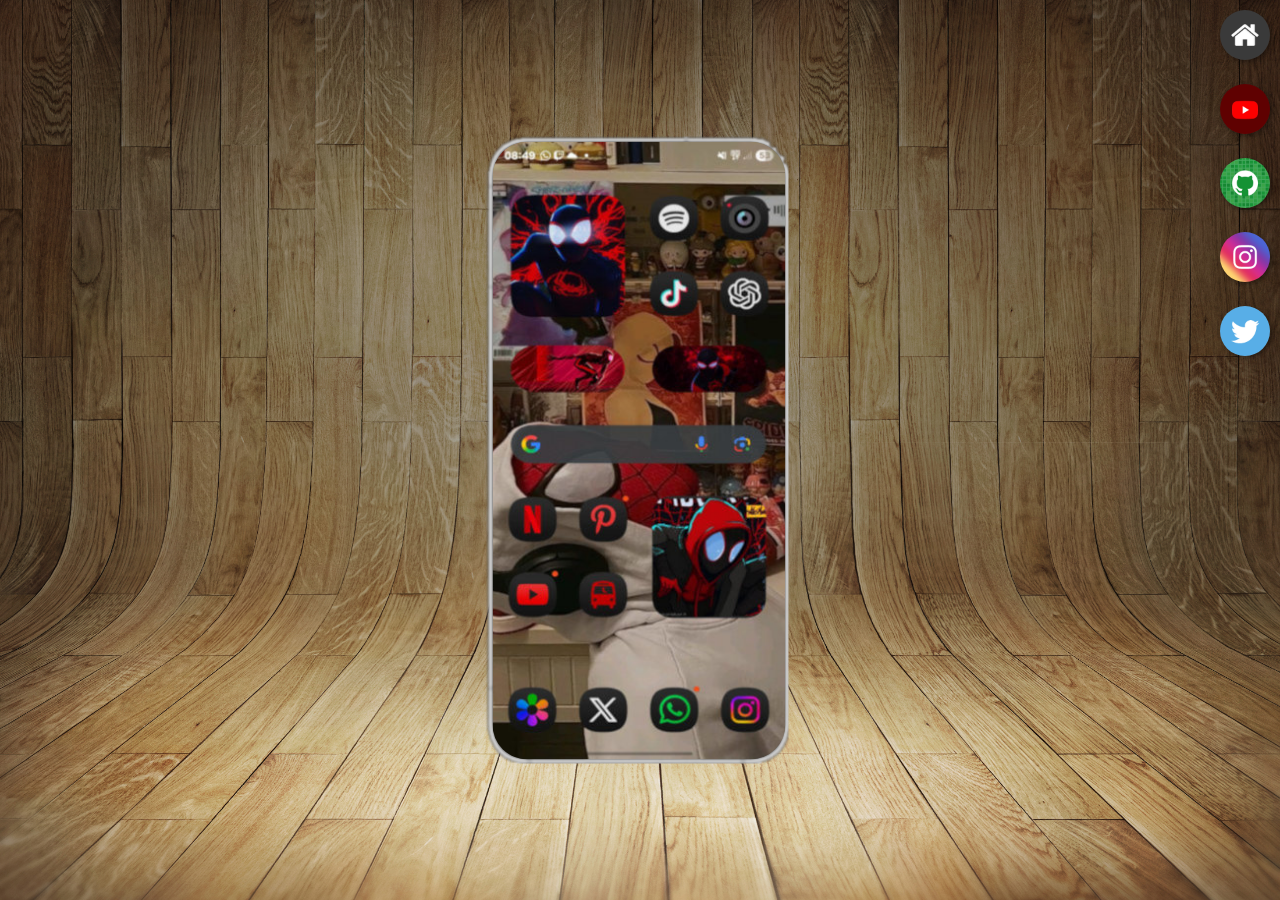
<file: index.html>
<!DOCTYPE html>
<html lang="pt-br">
<head>
    <meta charset="UTF-8">
    <meta name="viewport" content="width=device-width, initial-scale=1.0">
    <link rel="stylesheet" href="estilos/style.css">
    <link rel="icon" href="favicon.ico" type="image/x-icon">
    <title>Projeto de Redes sociais</title>
</head>
<body>
    <main>
        <section id="telefone">
            <iframe src="home.html" name="tela" id="tela" frameborder="0"></iframe>
        </section>

        <section id="redes-sociais">
           <a href="home.html" target="tela"><img src="imagens/logo-home.jpg" alt="Home"></a><br>
           <a href="youtube.html" target="tela"><img src="imagens/logo-youtube.jpg" alt="Youtube"></a><br>
           <a href="github.html" target="tela"><img src="imagens/logo-github.jpg" alt="GitHub"></a><br>
           <a href="instagram.html" target="tela"><img src="imagens/logo-instagram.jpg" alt="Instagram"></a><br>
           <a href="twitter.html" target="tela"><img src="imagens/logo-twitter.jpg" alt="Twitter"></a>
        </section>
    </main>
</body>
</html>
</file>
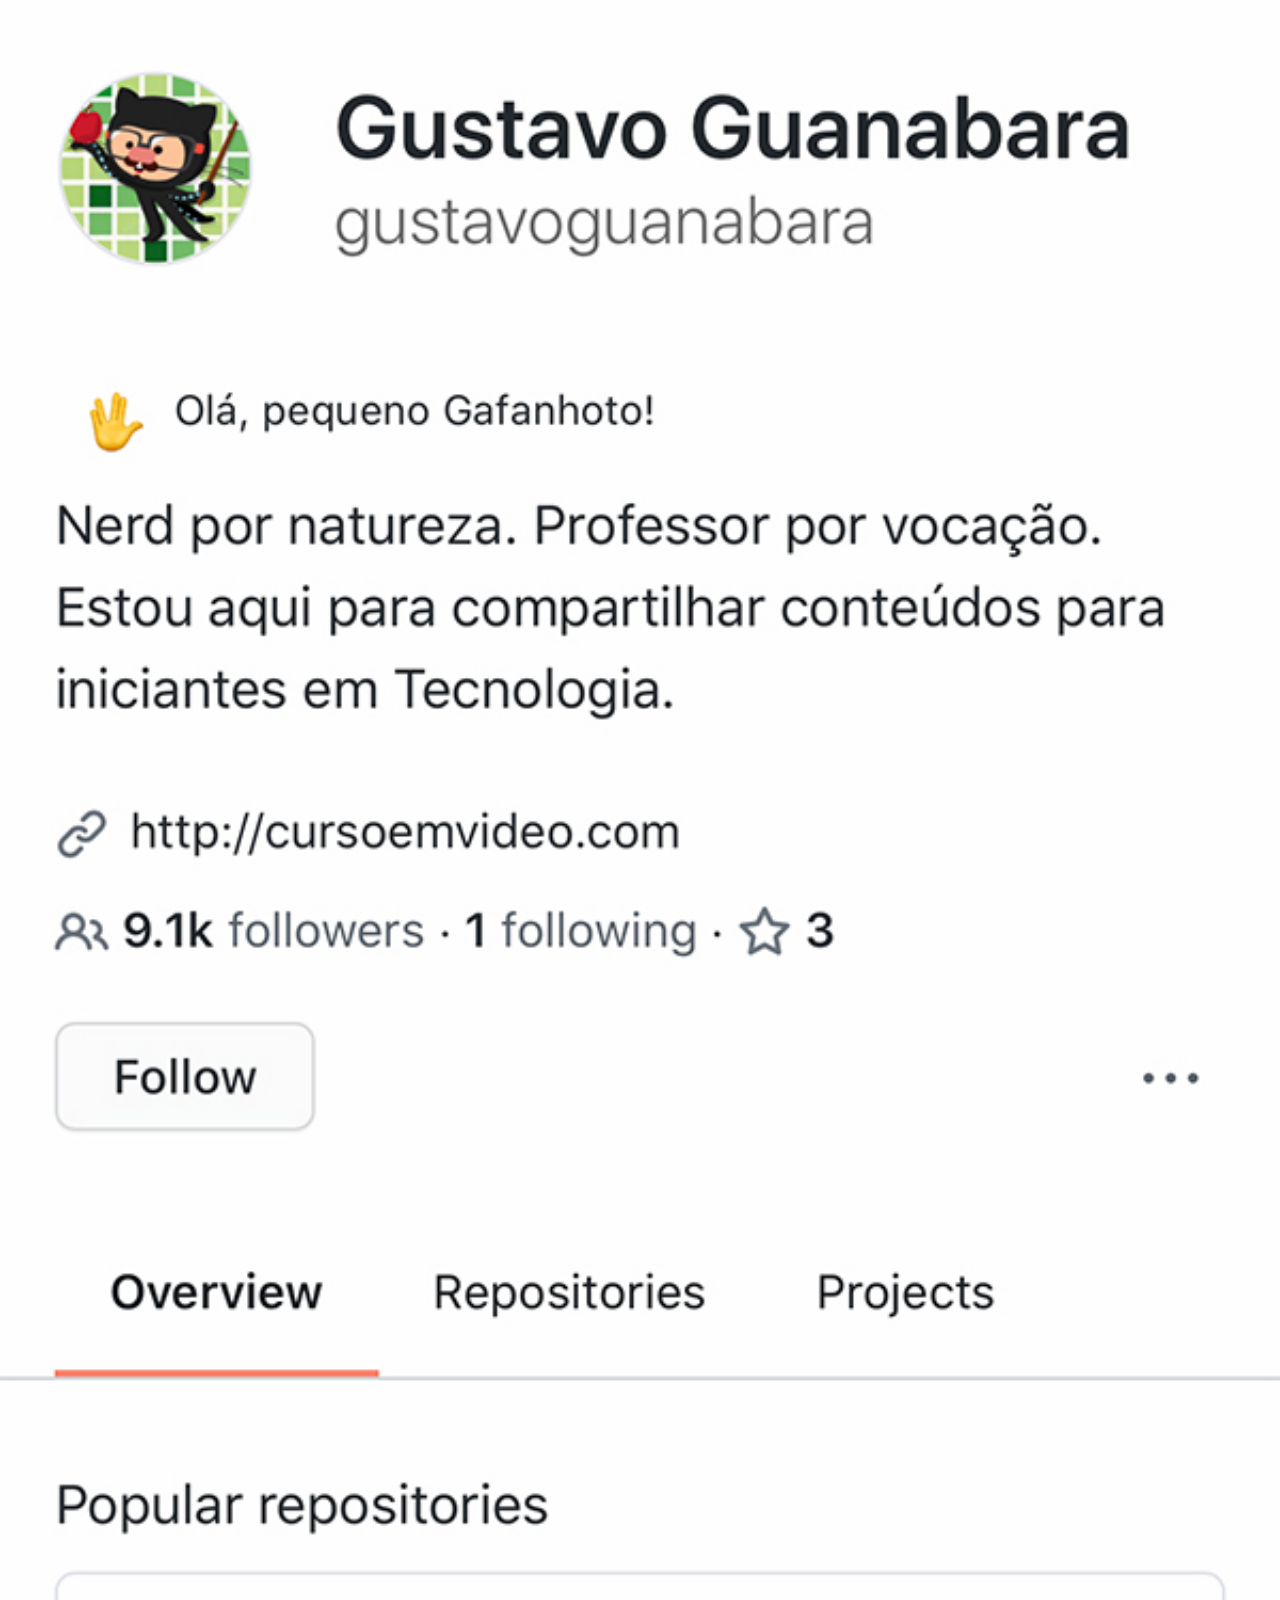
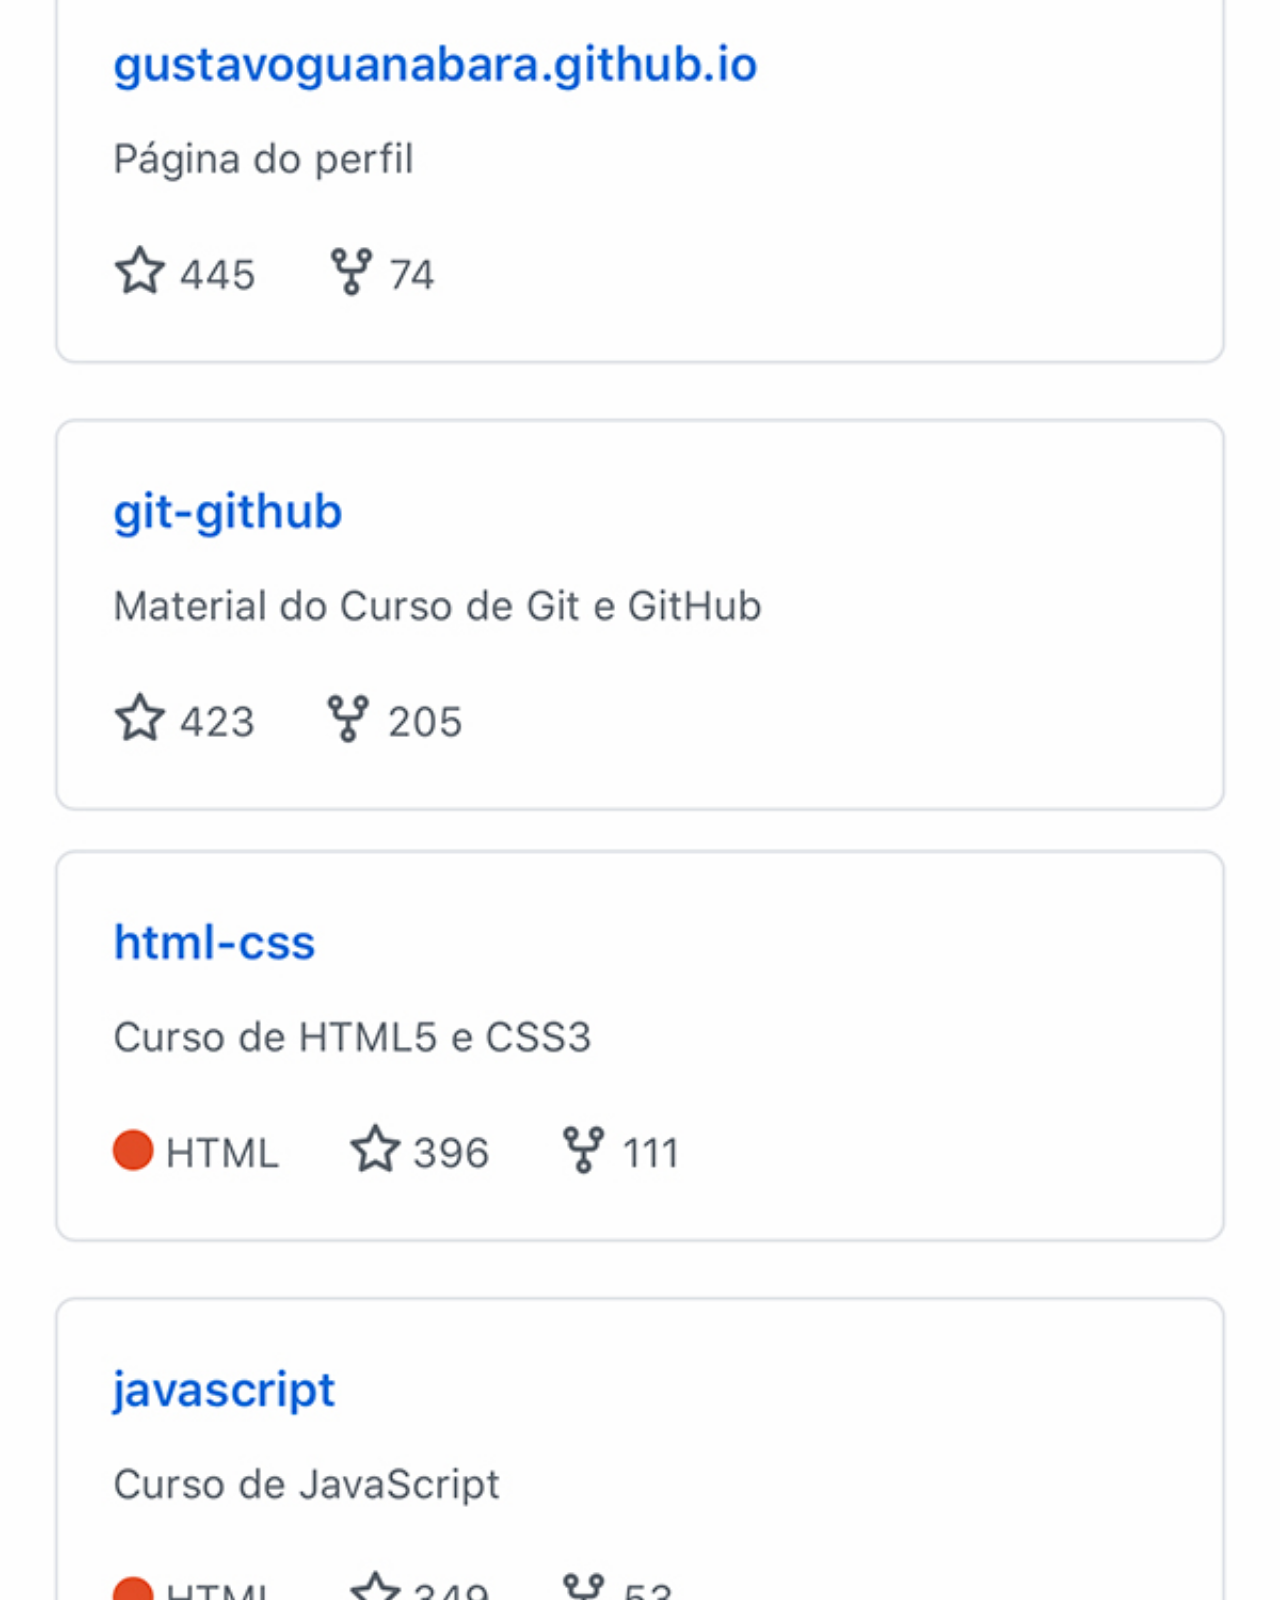
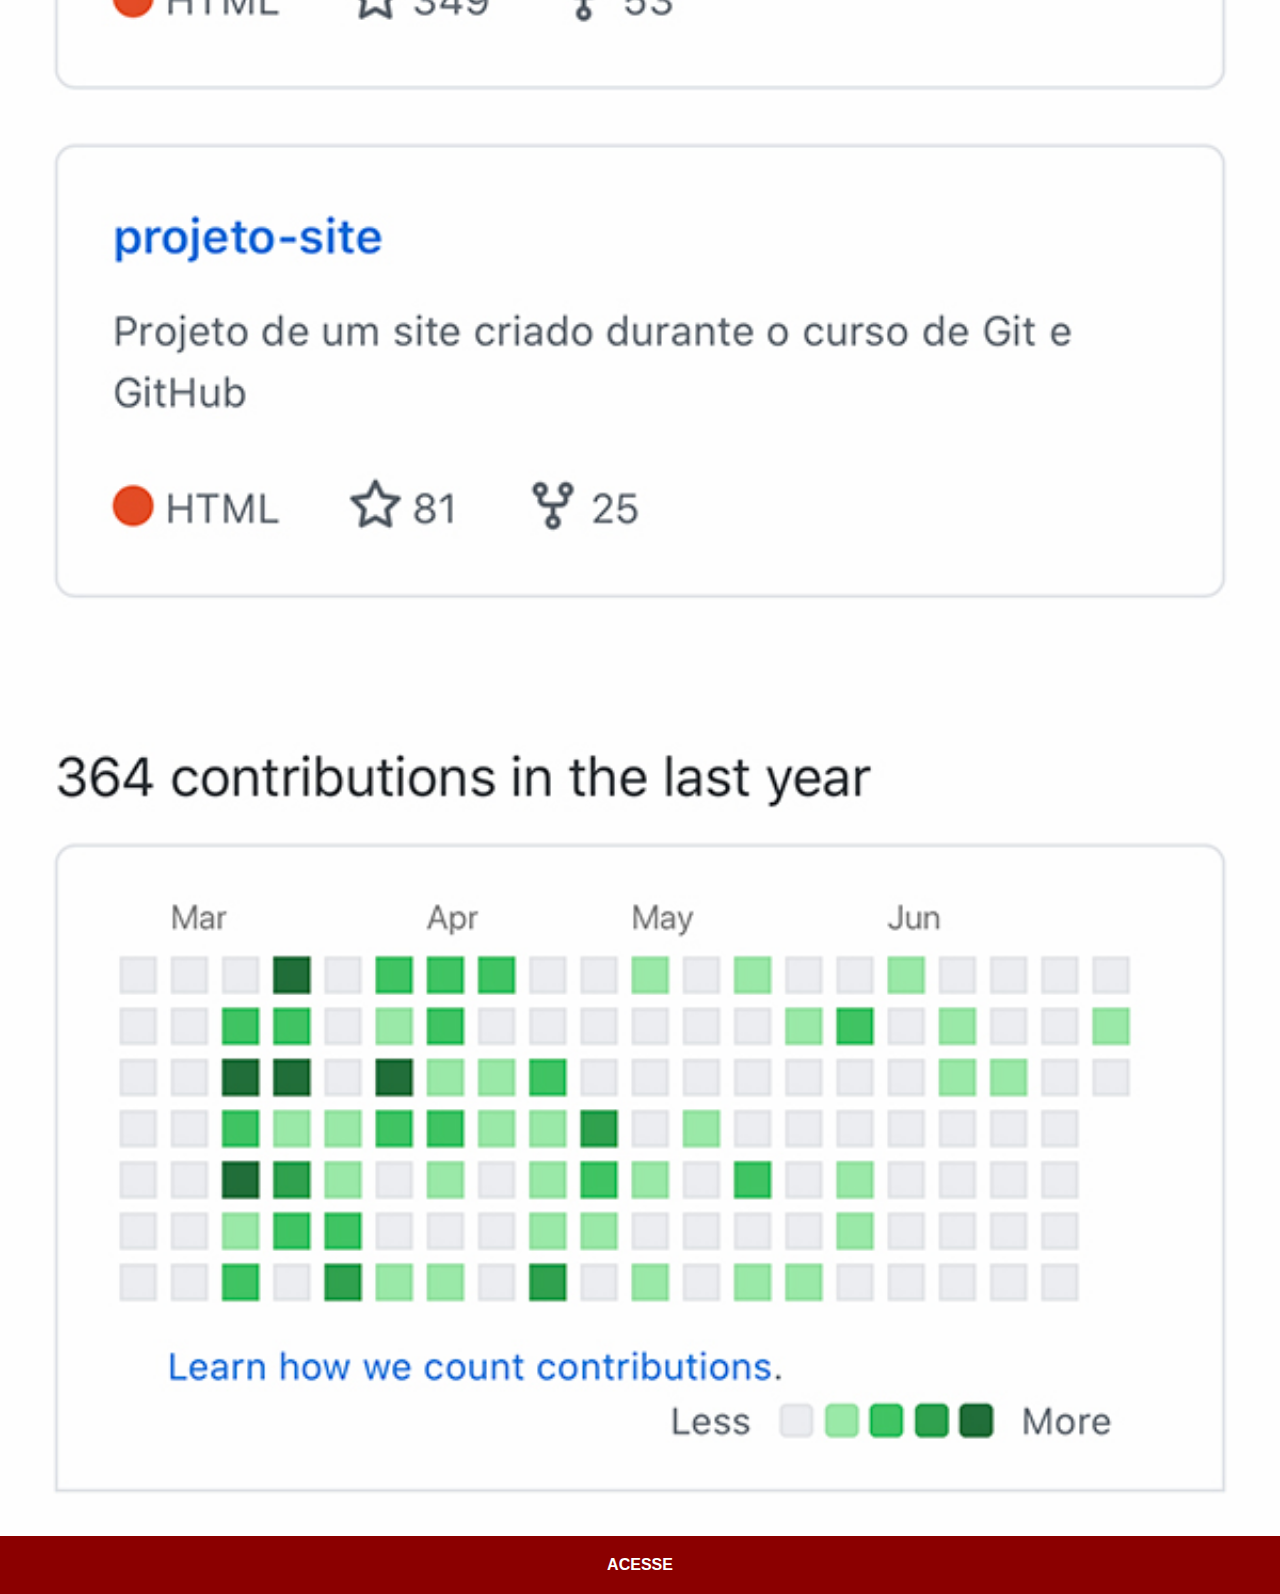
<file: github.html>
<!DOCTYPE html>
<html lang="pt-br">
<head>
    <meta charset="UTF-8">
    <meta name="viewport" content="width=device-width, initial-scale=1.0">
    <link rel="stylesheet" href="estilos/social.css">
    <title>GitHub</title>
</head>
<body>
    <img src="imagens/tela-github.jpg" alt="GitHub">
    <a href="https://github.com/gustavoguanabara/" target="_blank">ACESSE</a>
</body>
</html>
</file>
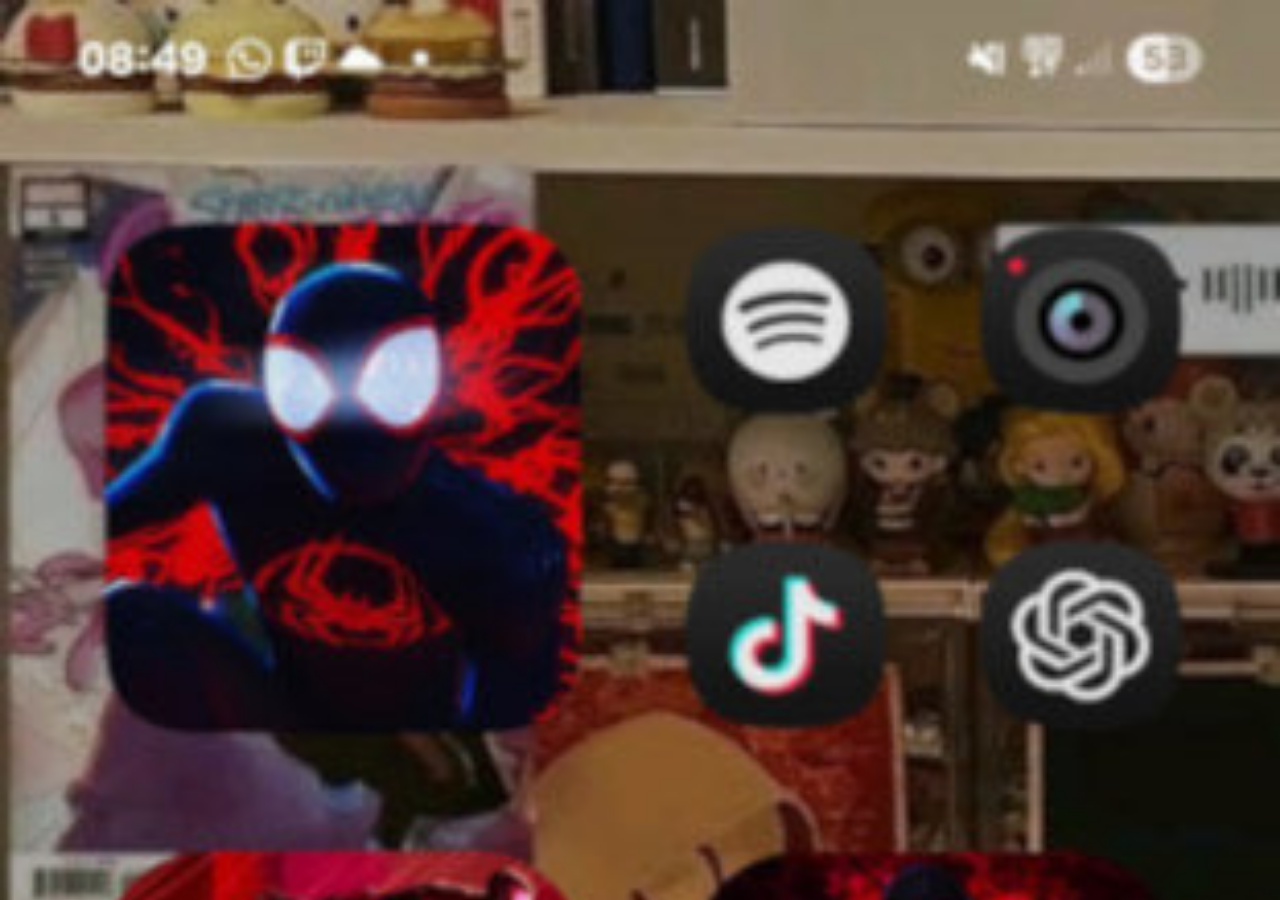
<file: home.html>
<!DOCTYPE html>
<html lang="pt-br">
<head>
    <meta charset="UTF-8">
    <meta name="viewport" content="width=device-width, initial-scale=1.0">
    <title>Home</title>
    <style>
        * {
            margin: 0;
            padding: 0;
        }
        html, body {
            width: 100vw;
            height: 100vh;
            
        }
        body {
            background: url(imagens/homes23.jpeg) no-repeat top center;
            background-size: cover; /* preenche exatamente o visor */
        }
    </style>
</head>
<body>
</body>
</html>
</file>
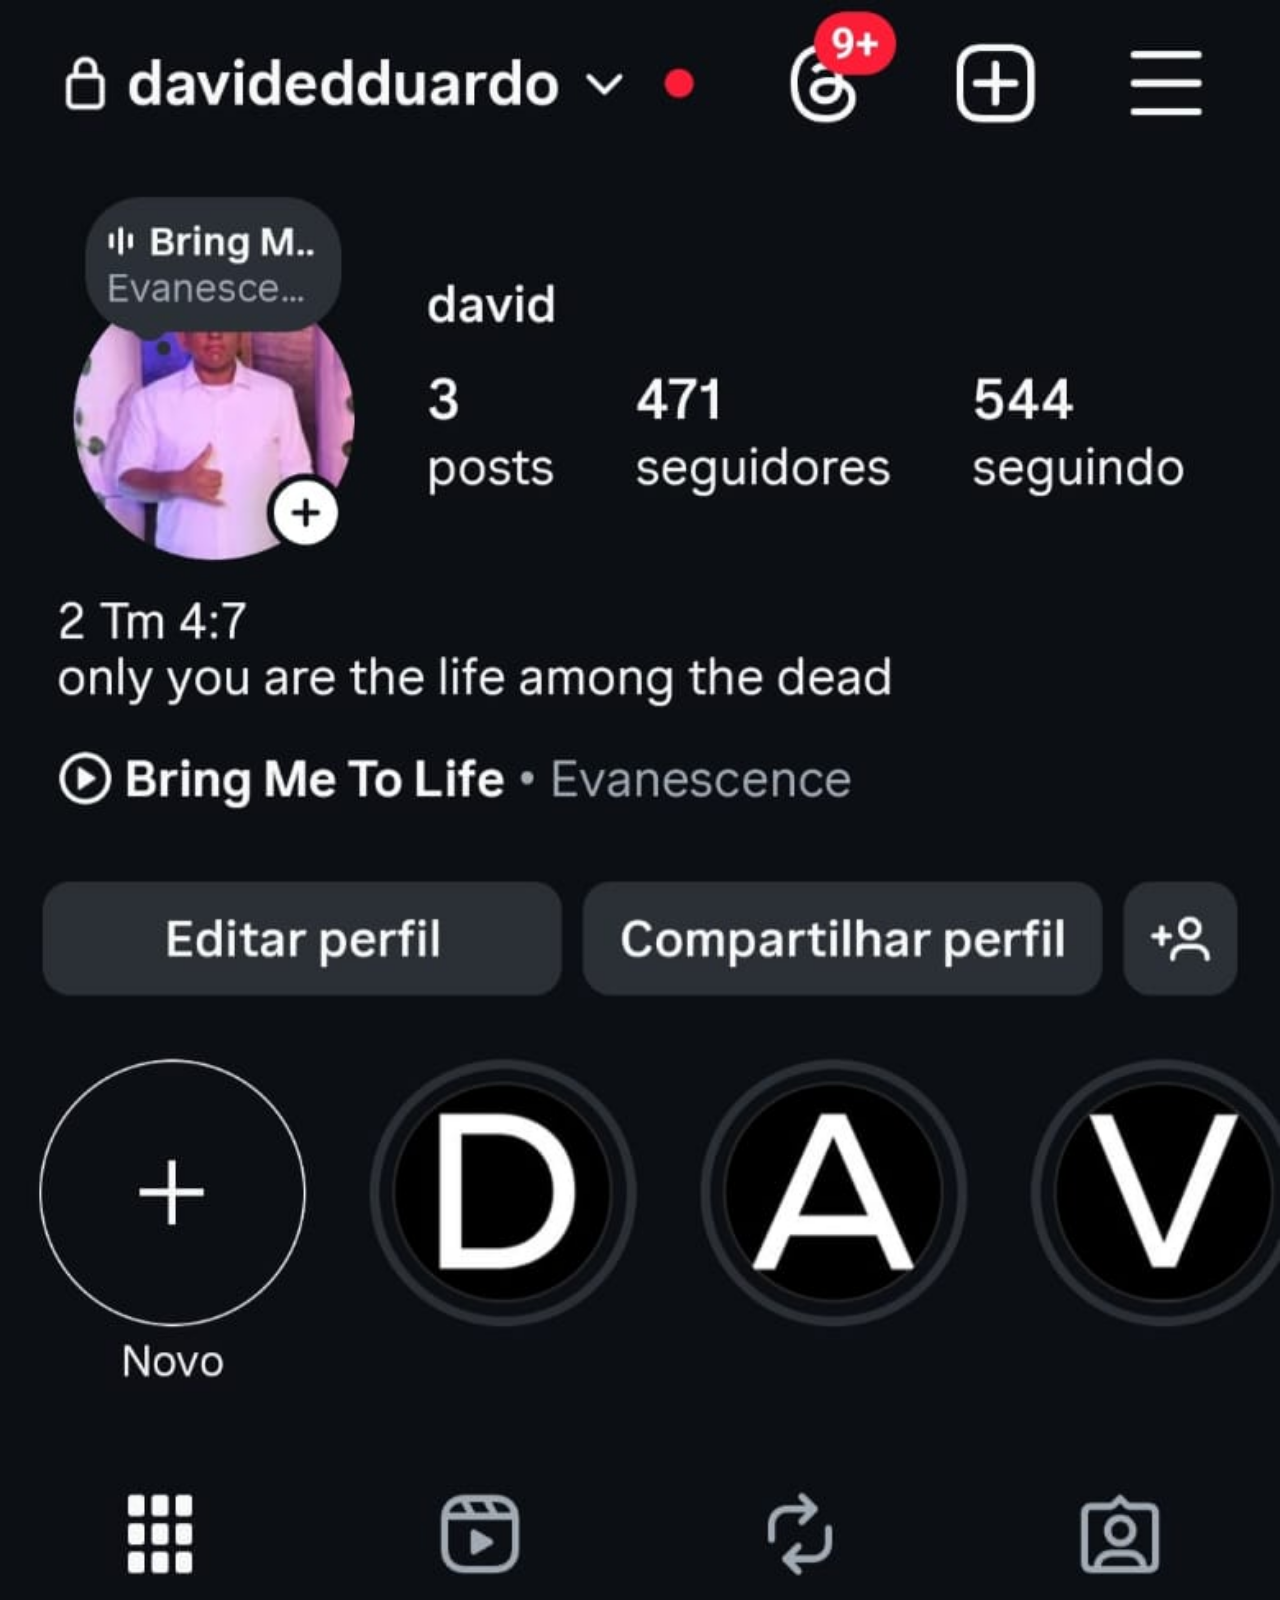
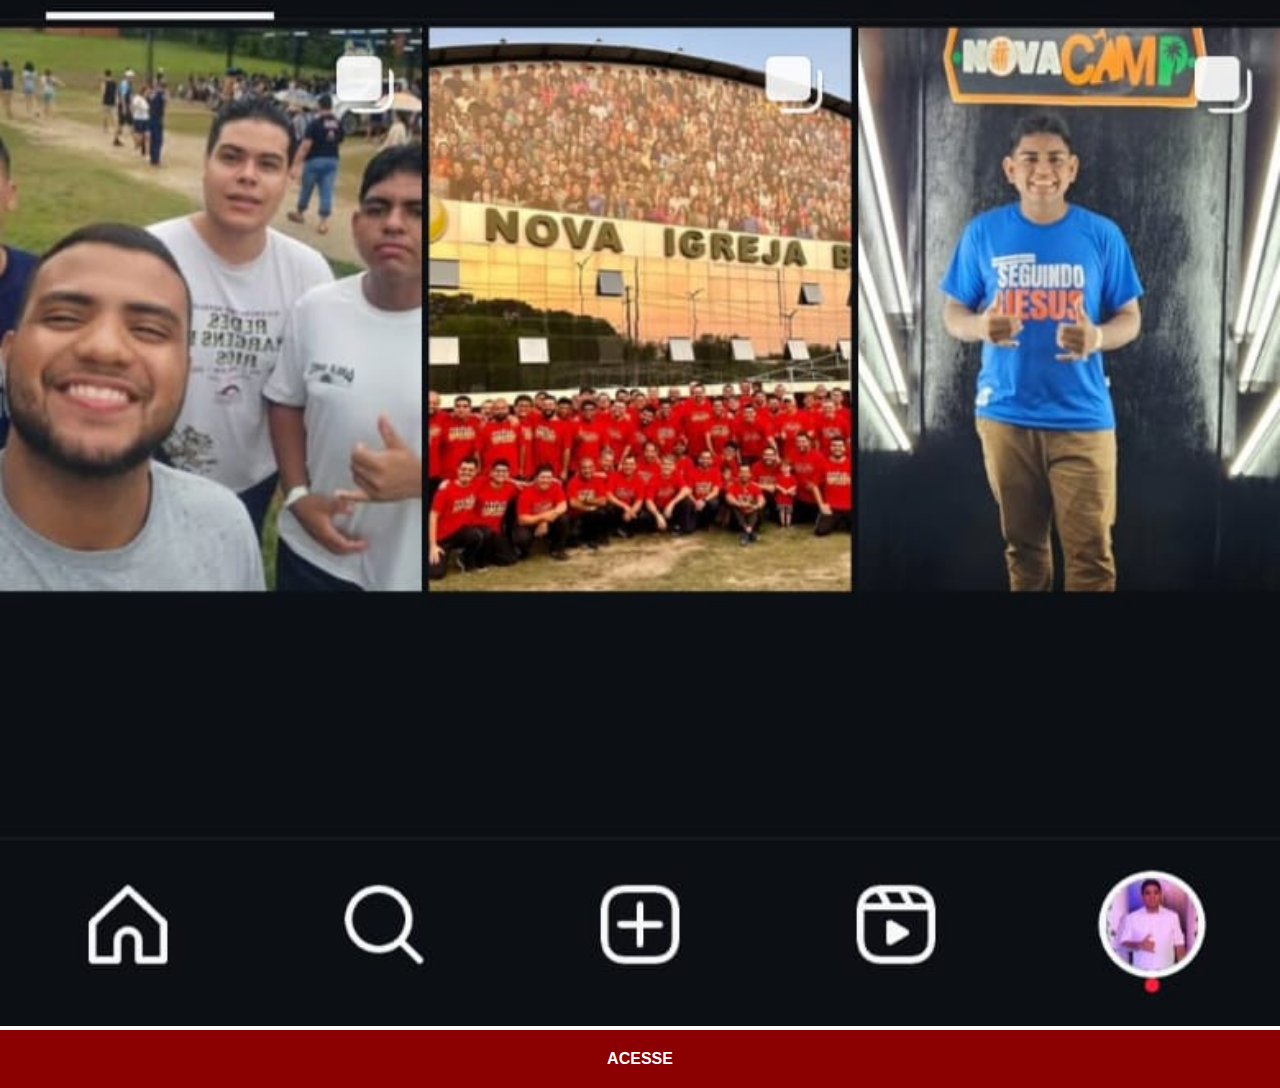
<file: instagram.html>
<!DOCTYPE html>
<html lang="pt-br">
<head>
    <meta charset="UTF-8">
    <meta name="viewport" content="width=device-width, initial-scale=1.0">
    <link rel="stylesheet" href="estilos/social.css">
    <title>Instagram</title>
</head>
<body>
    <img src="imagens/tela-instagram.jpeg" alt="Instagram">
    <a href="https://www.instagram.com/davidedduardo">ACESSE</a>
</body>
</html>
</file>
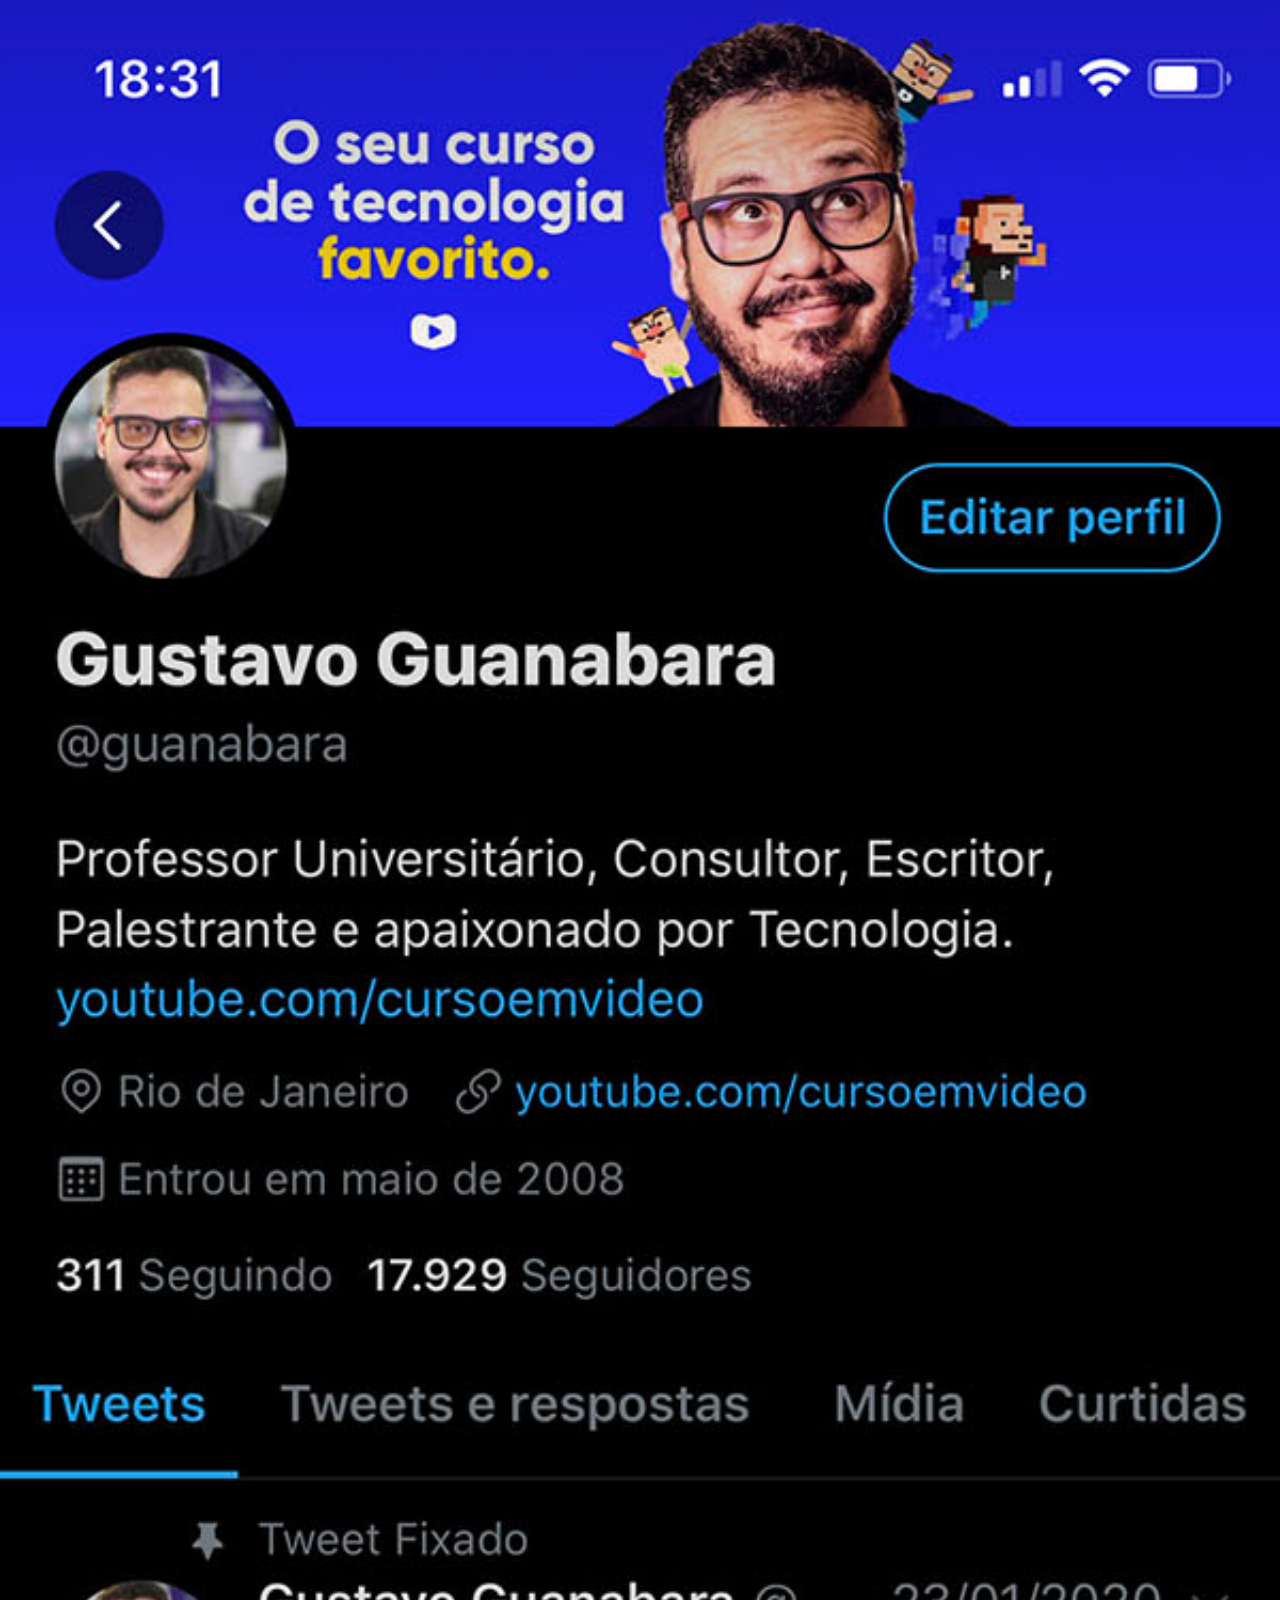
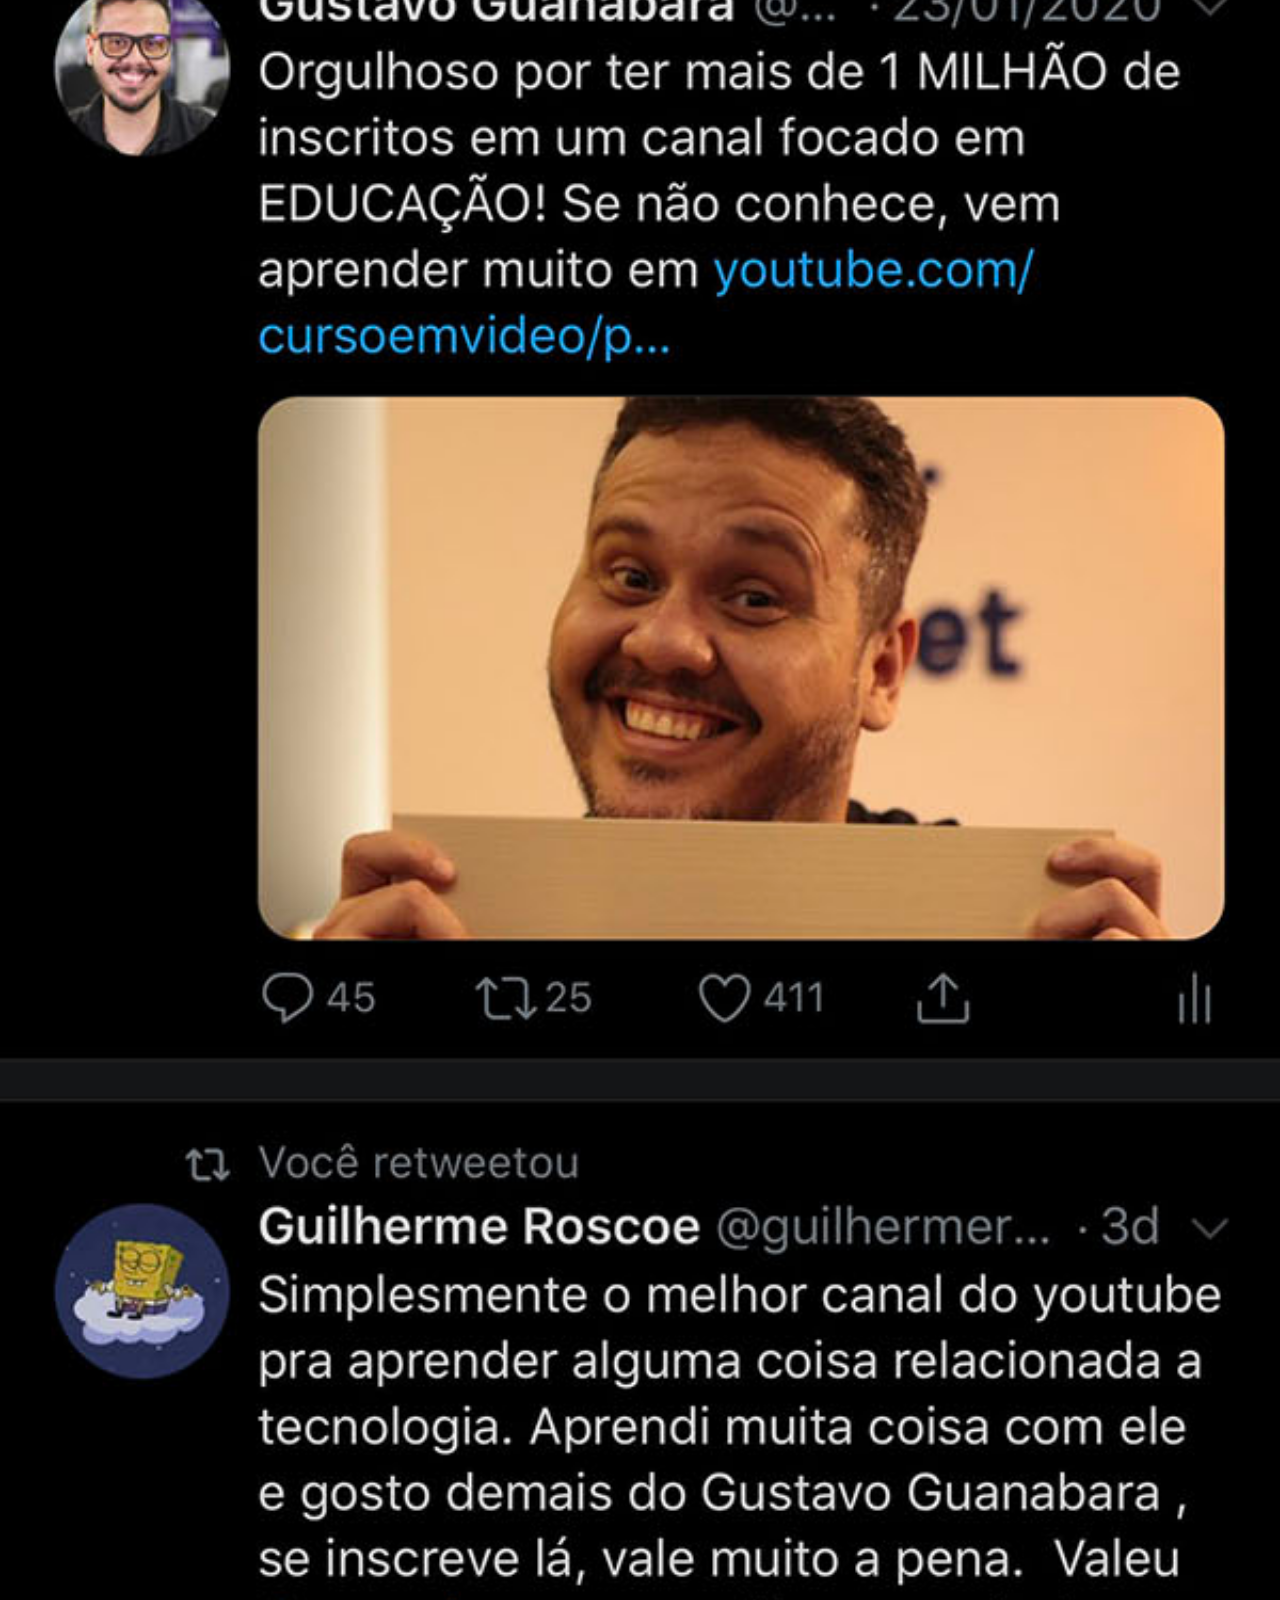
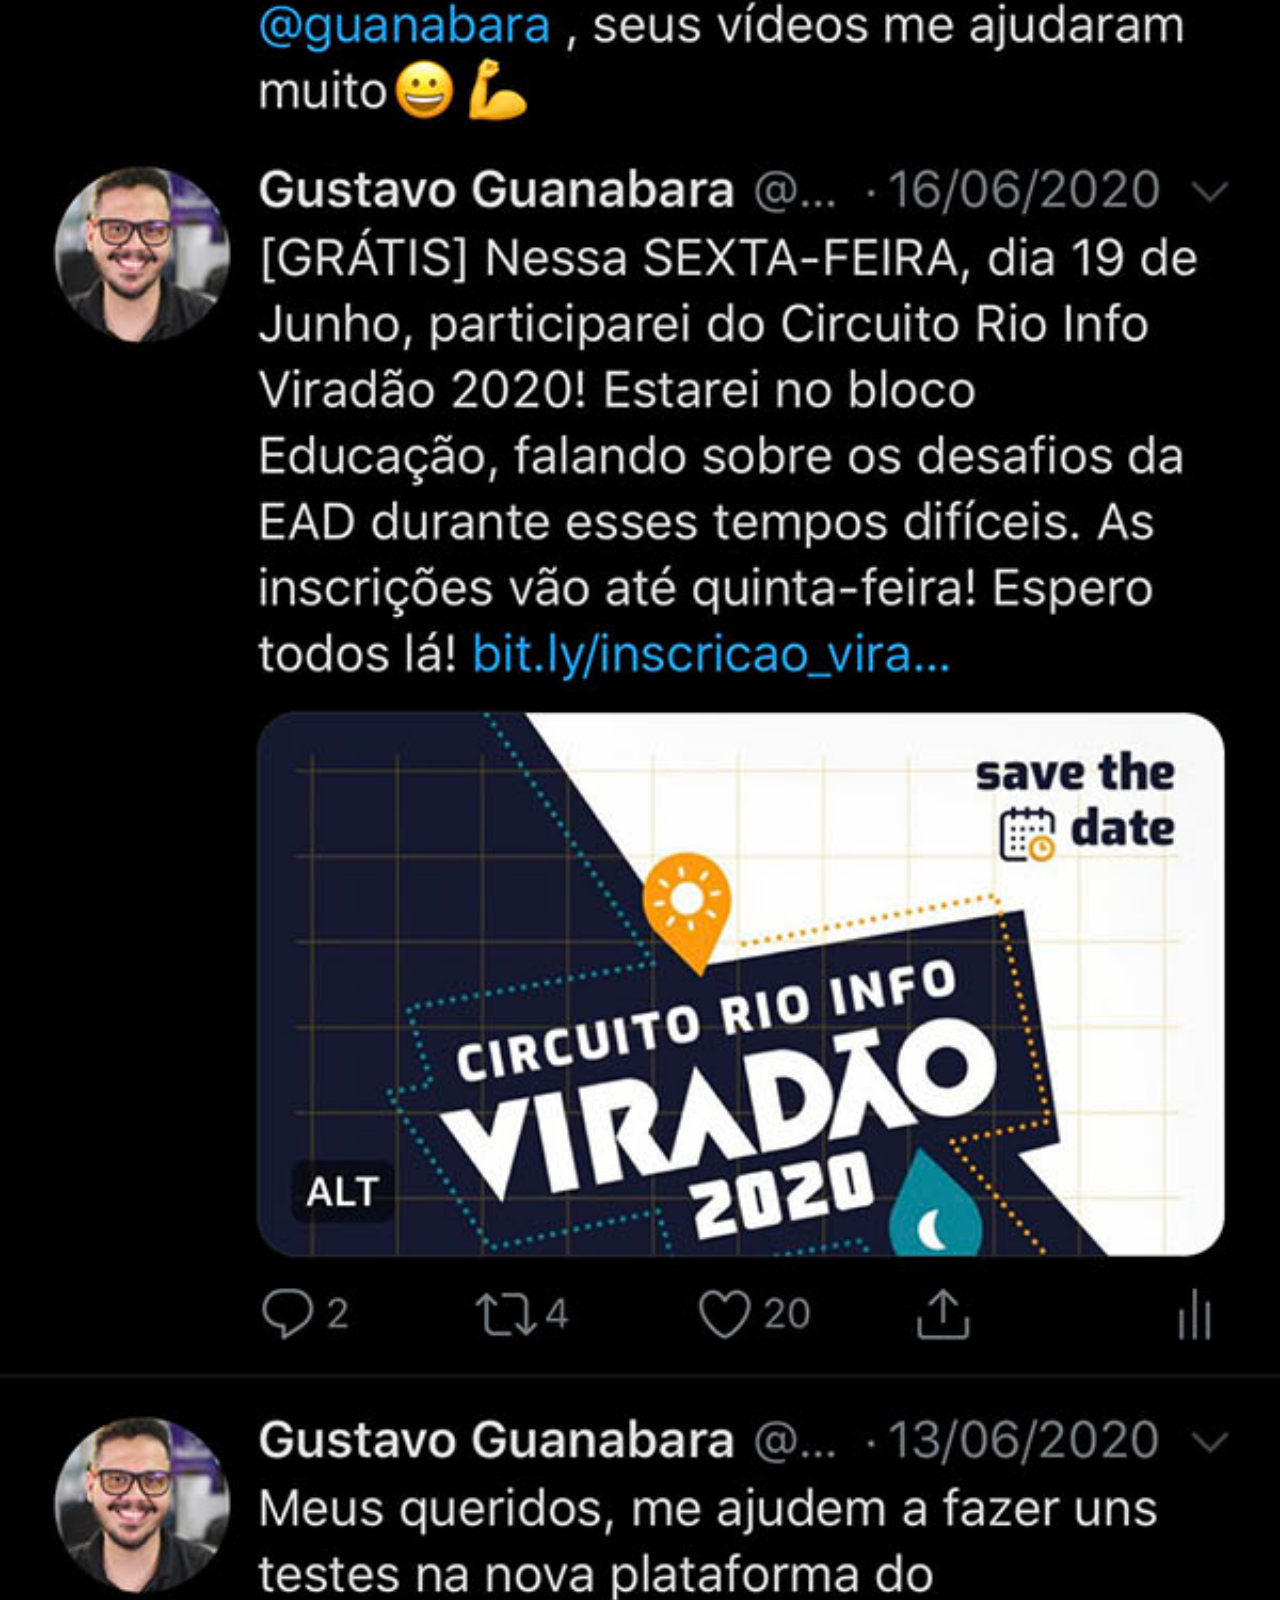
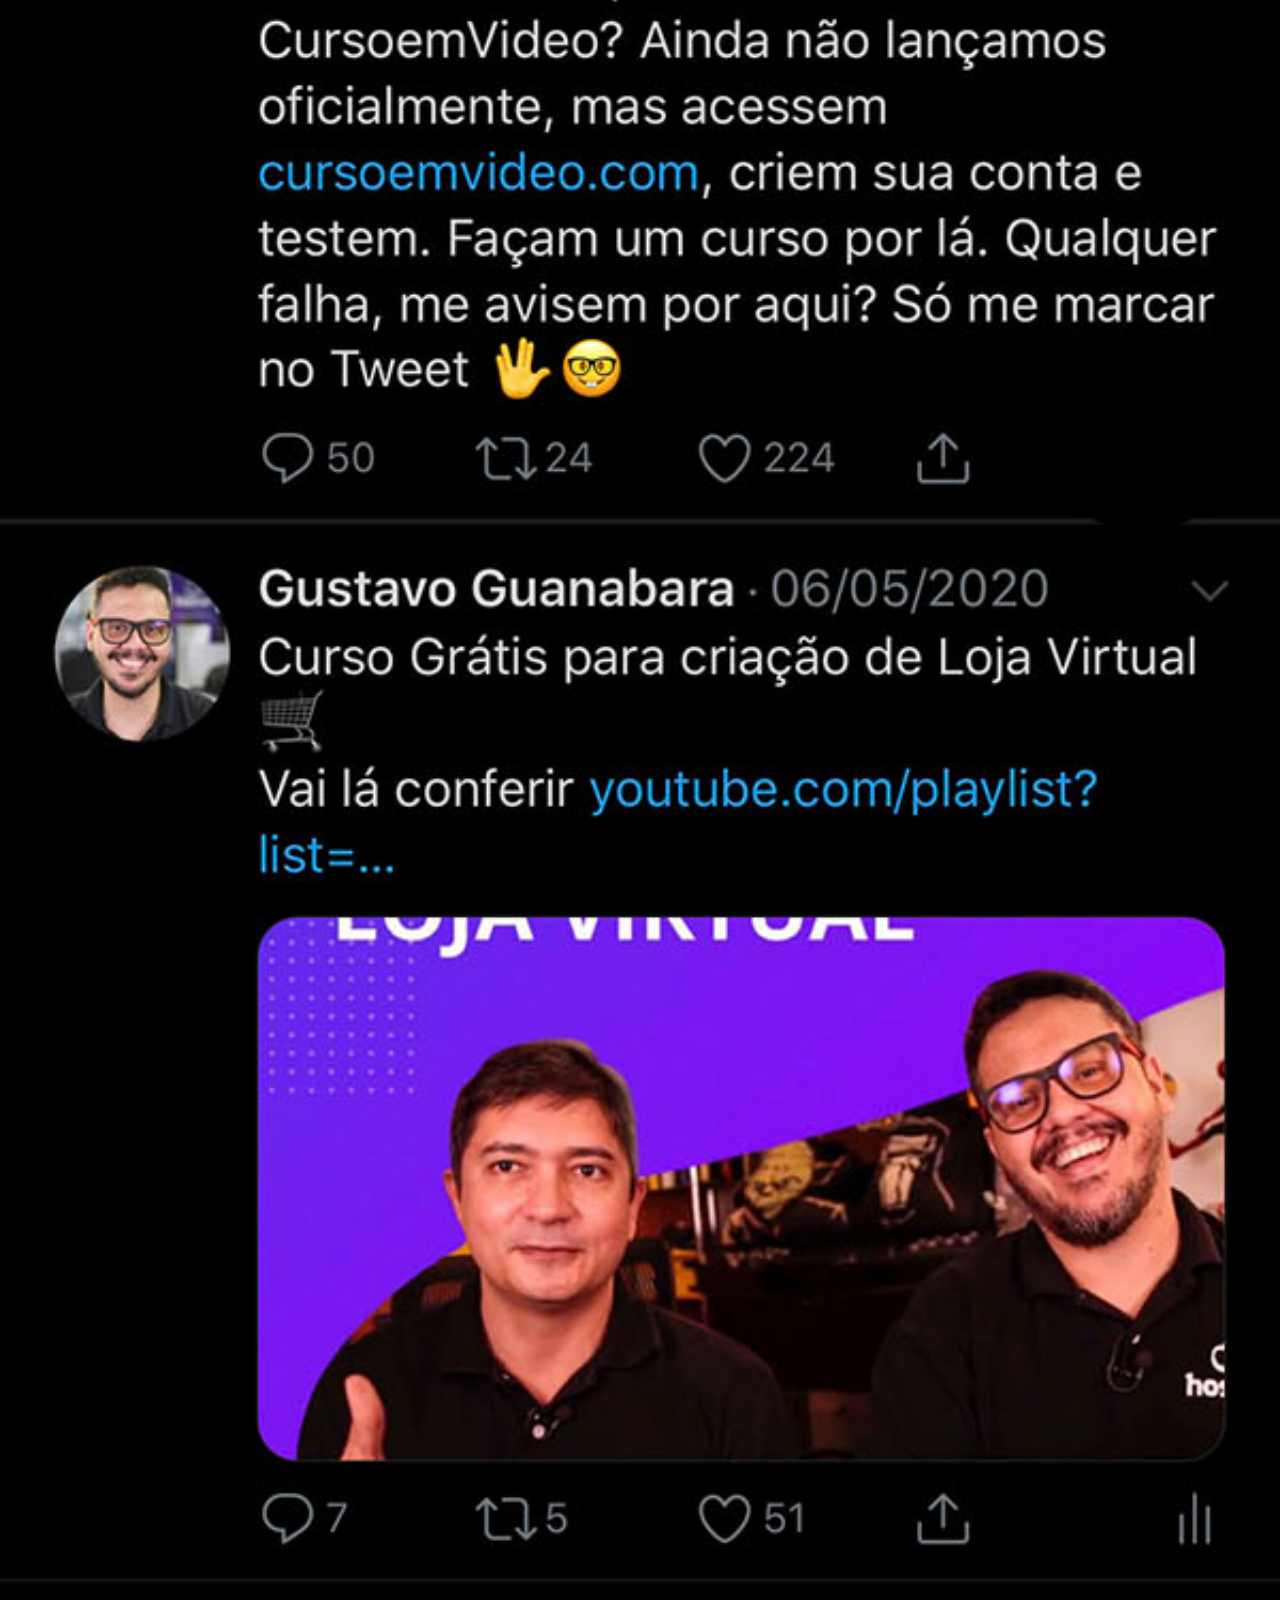
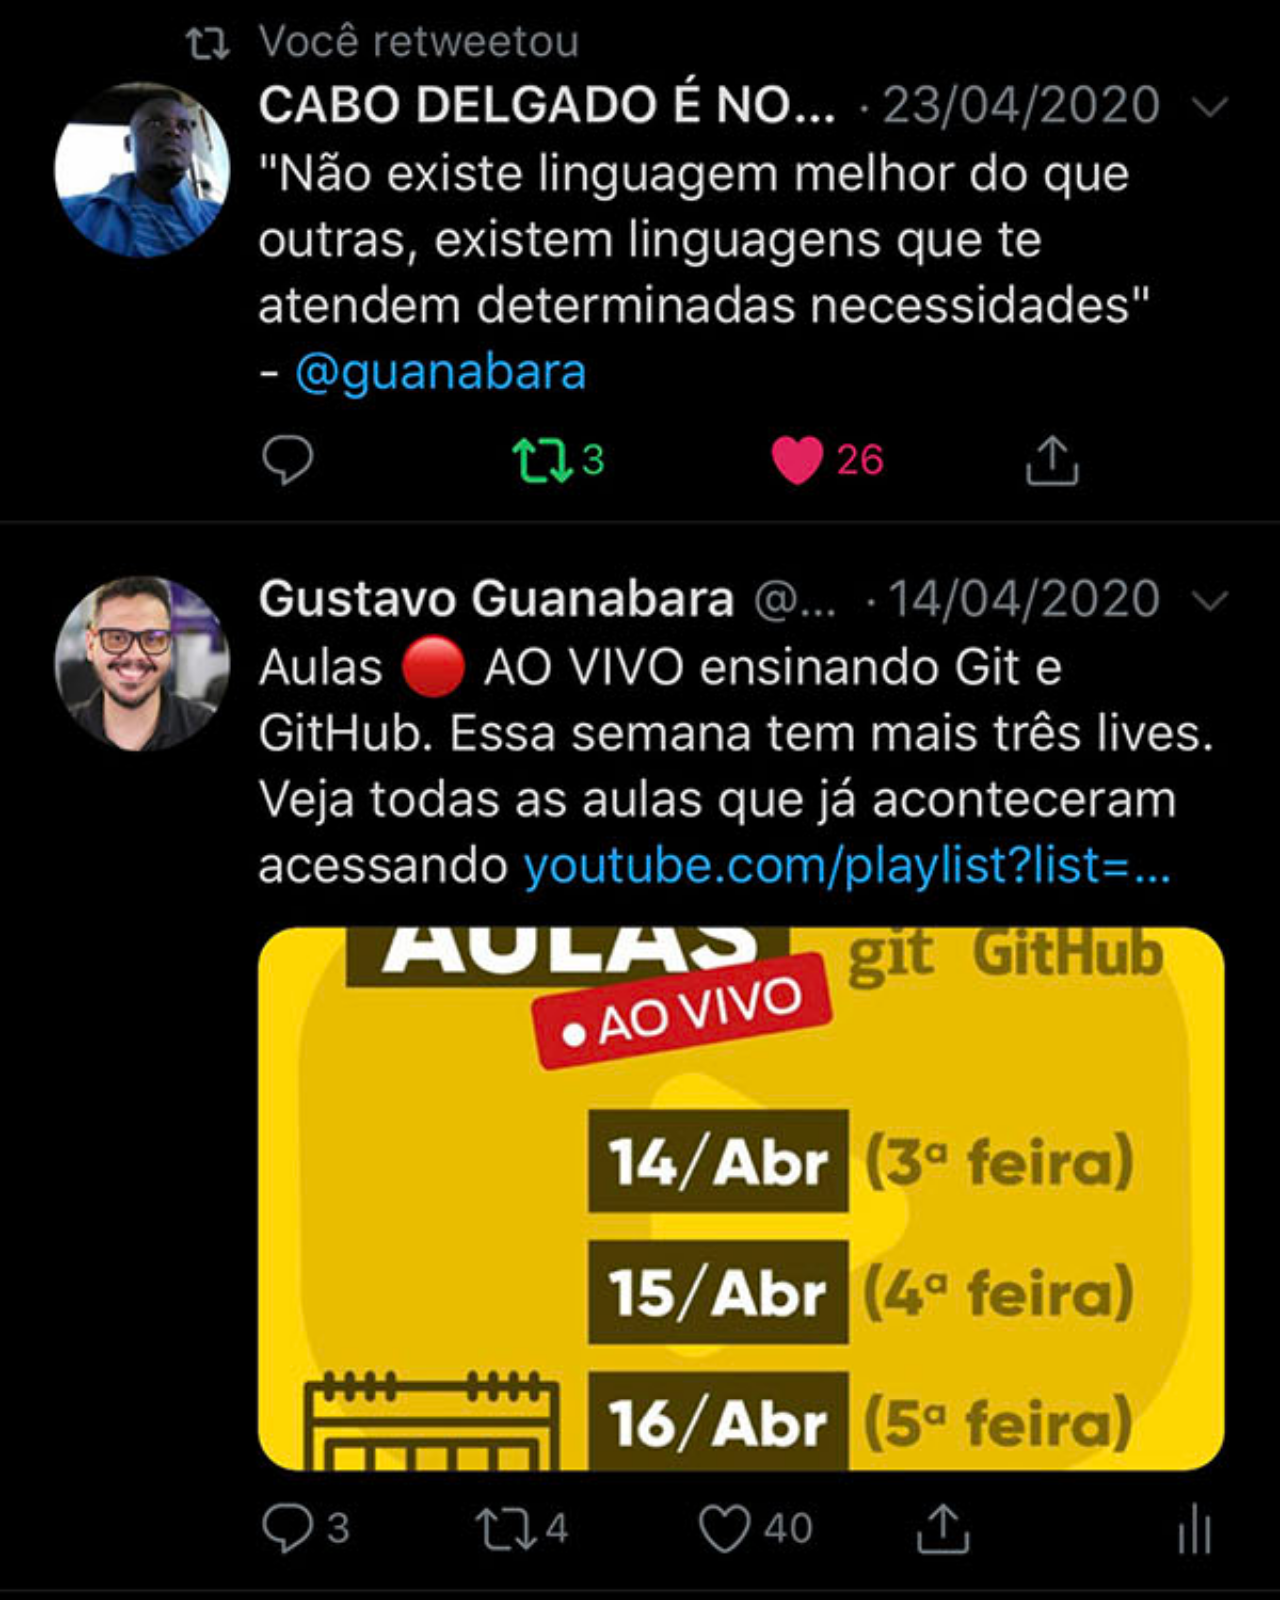
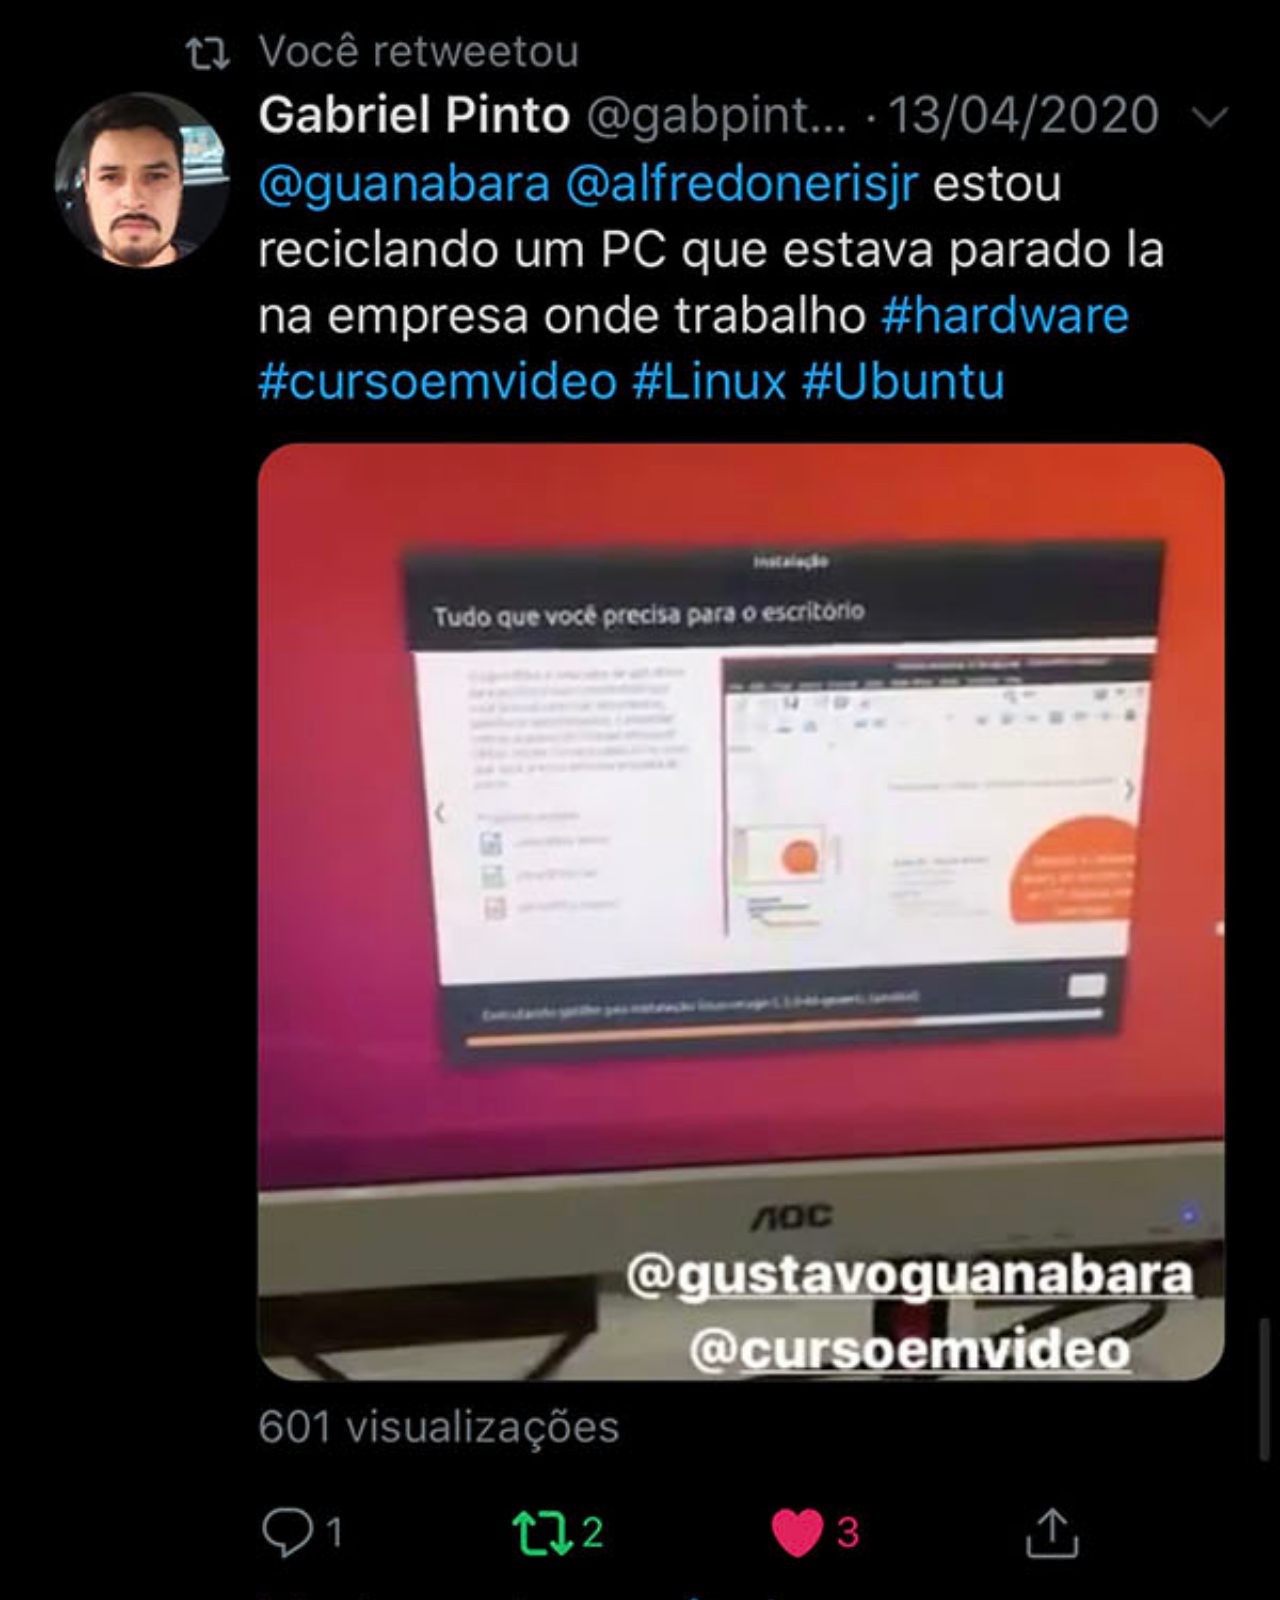
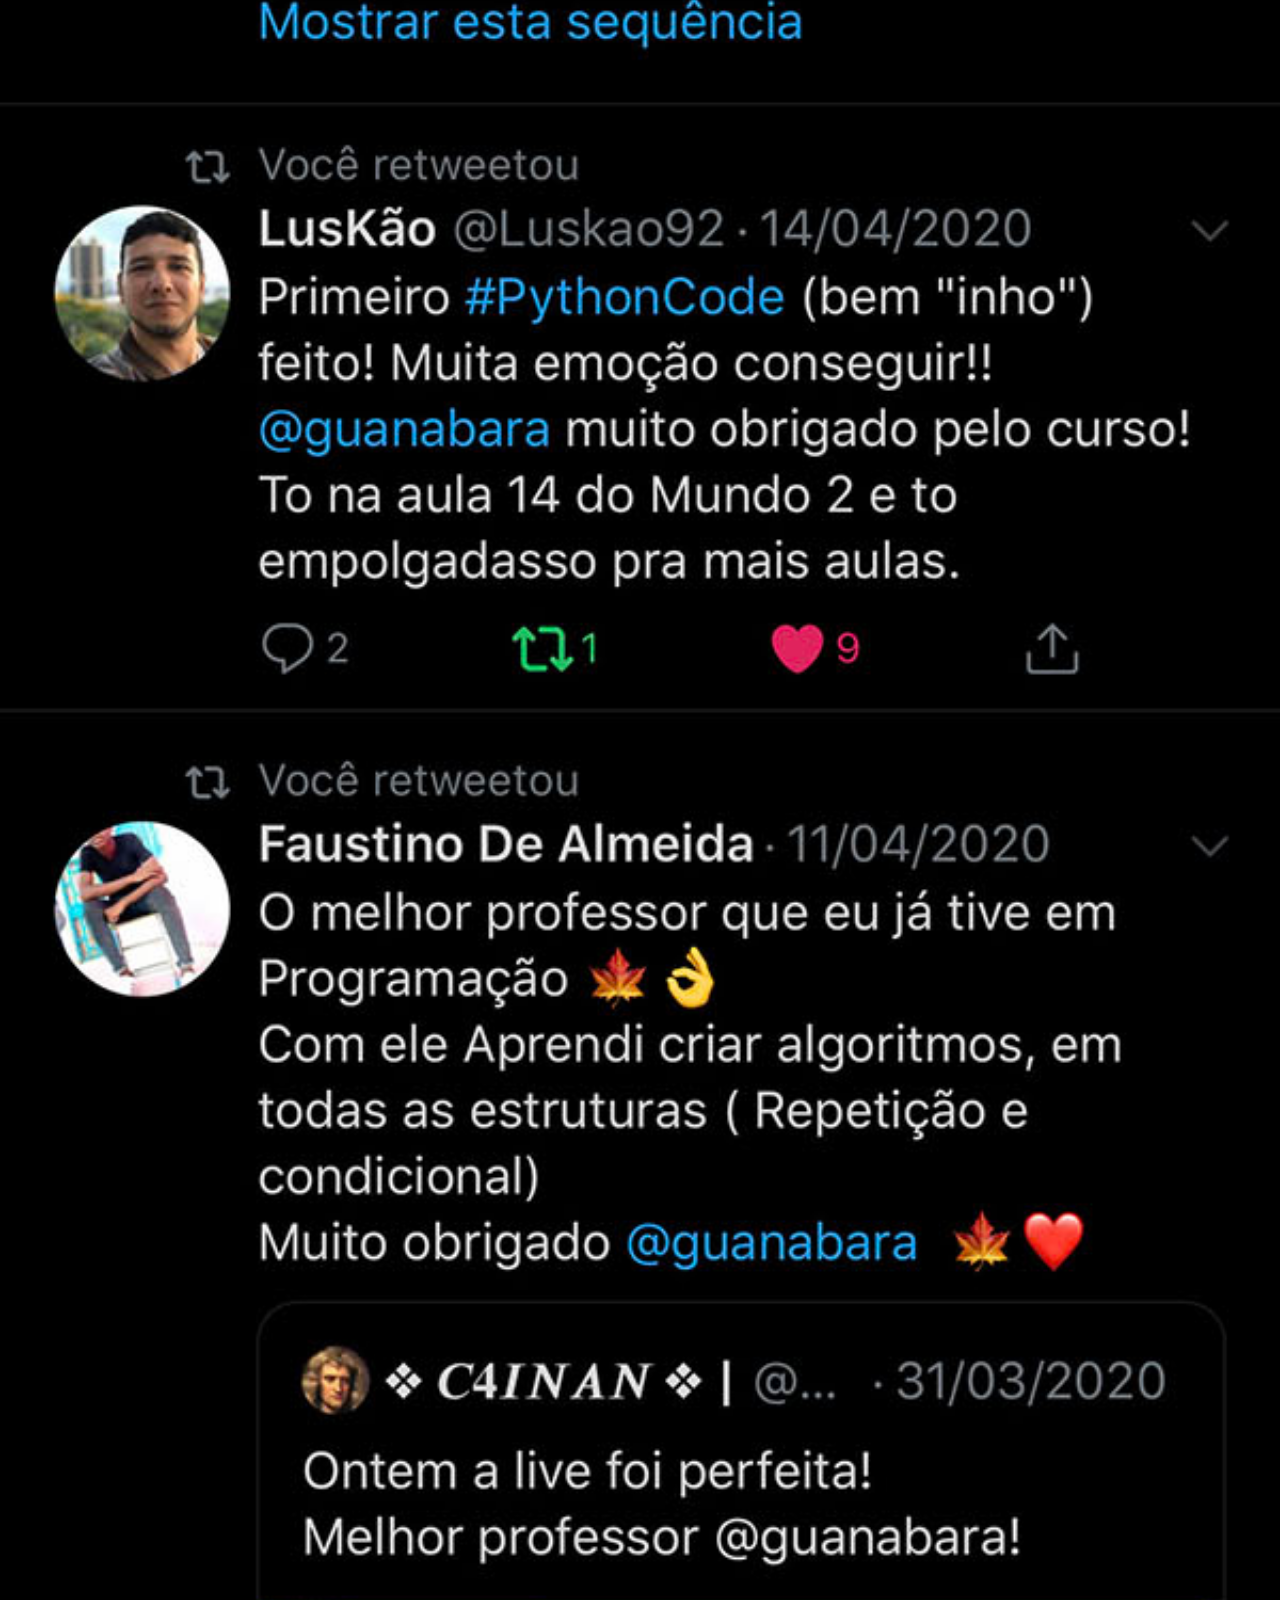
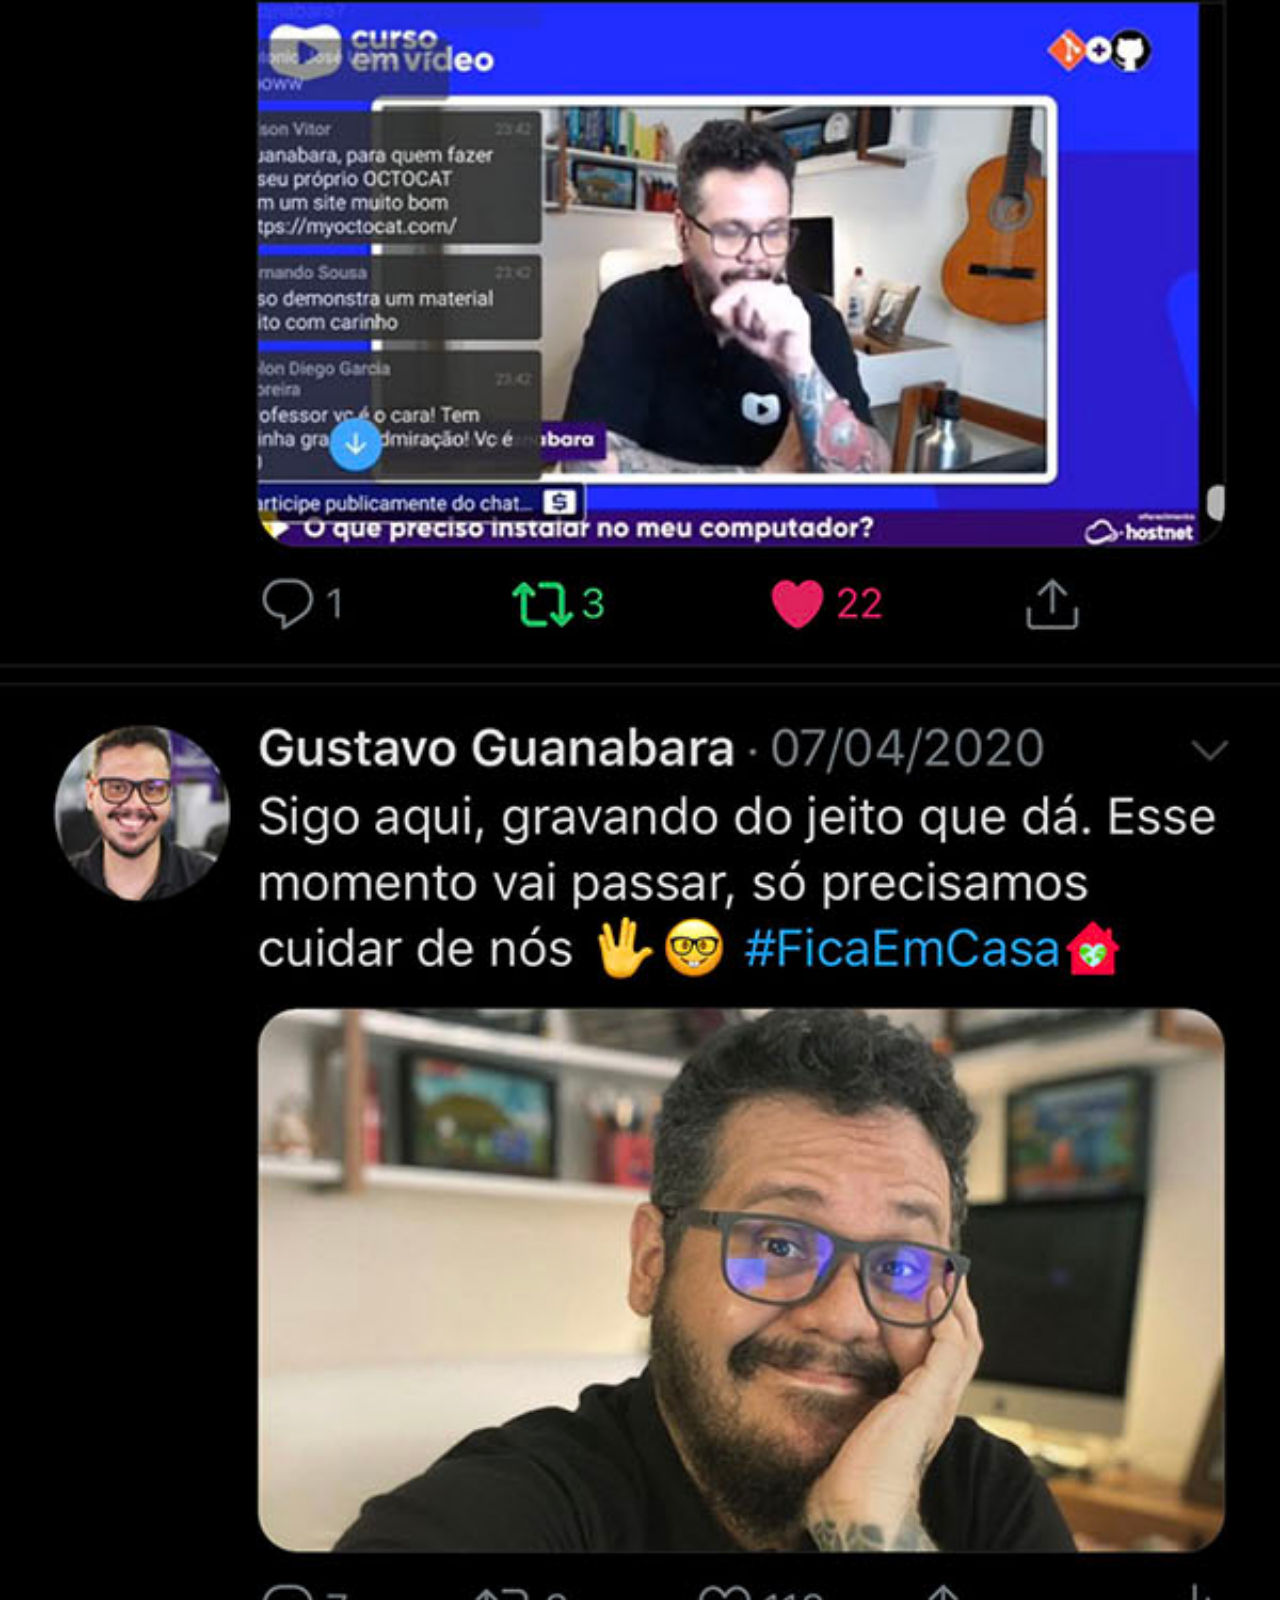
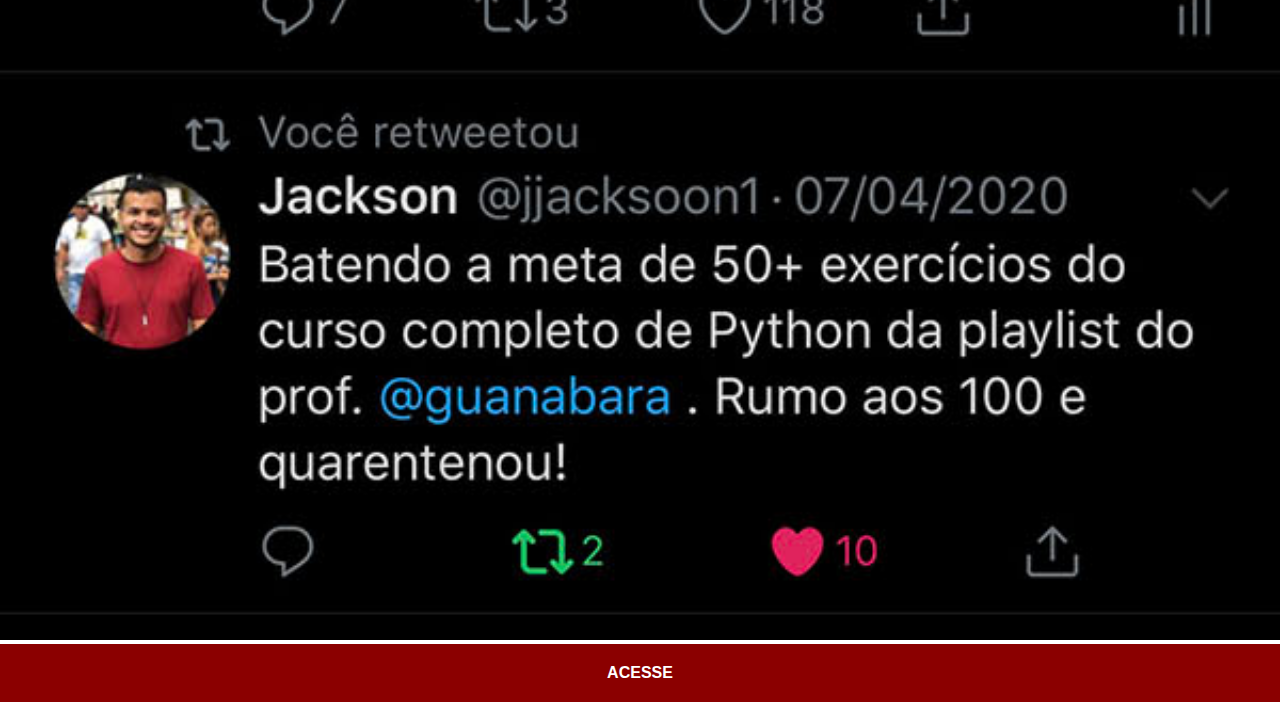
<file: twitter.html>
<!DOCTYPE html>
<html lang="pt-br">
<head>
    <meta charset="UTF-8">
    <meta name="viewport" content="width=device-width, initial-scale=1.0">
    <link rel="stylesheet" href="estilos/social.css">
    <title>Twitter</title>
</head>
<body>
    <img src="imagens/tela-twitter.jpg" alt="Instagram">
    <a href="https://x.com/1stpkl0ser">ACESSE</a>
</body>
</html>
</file>
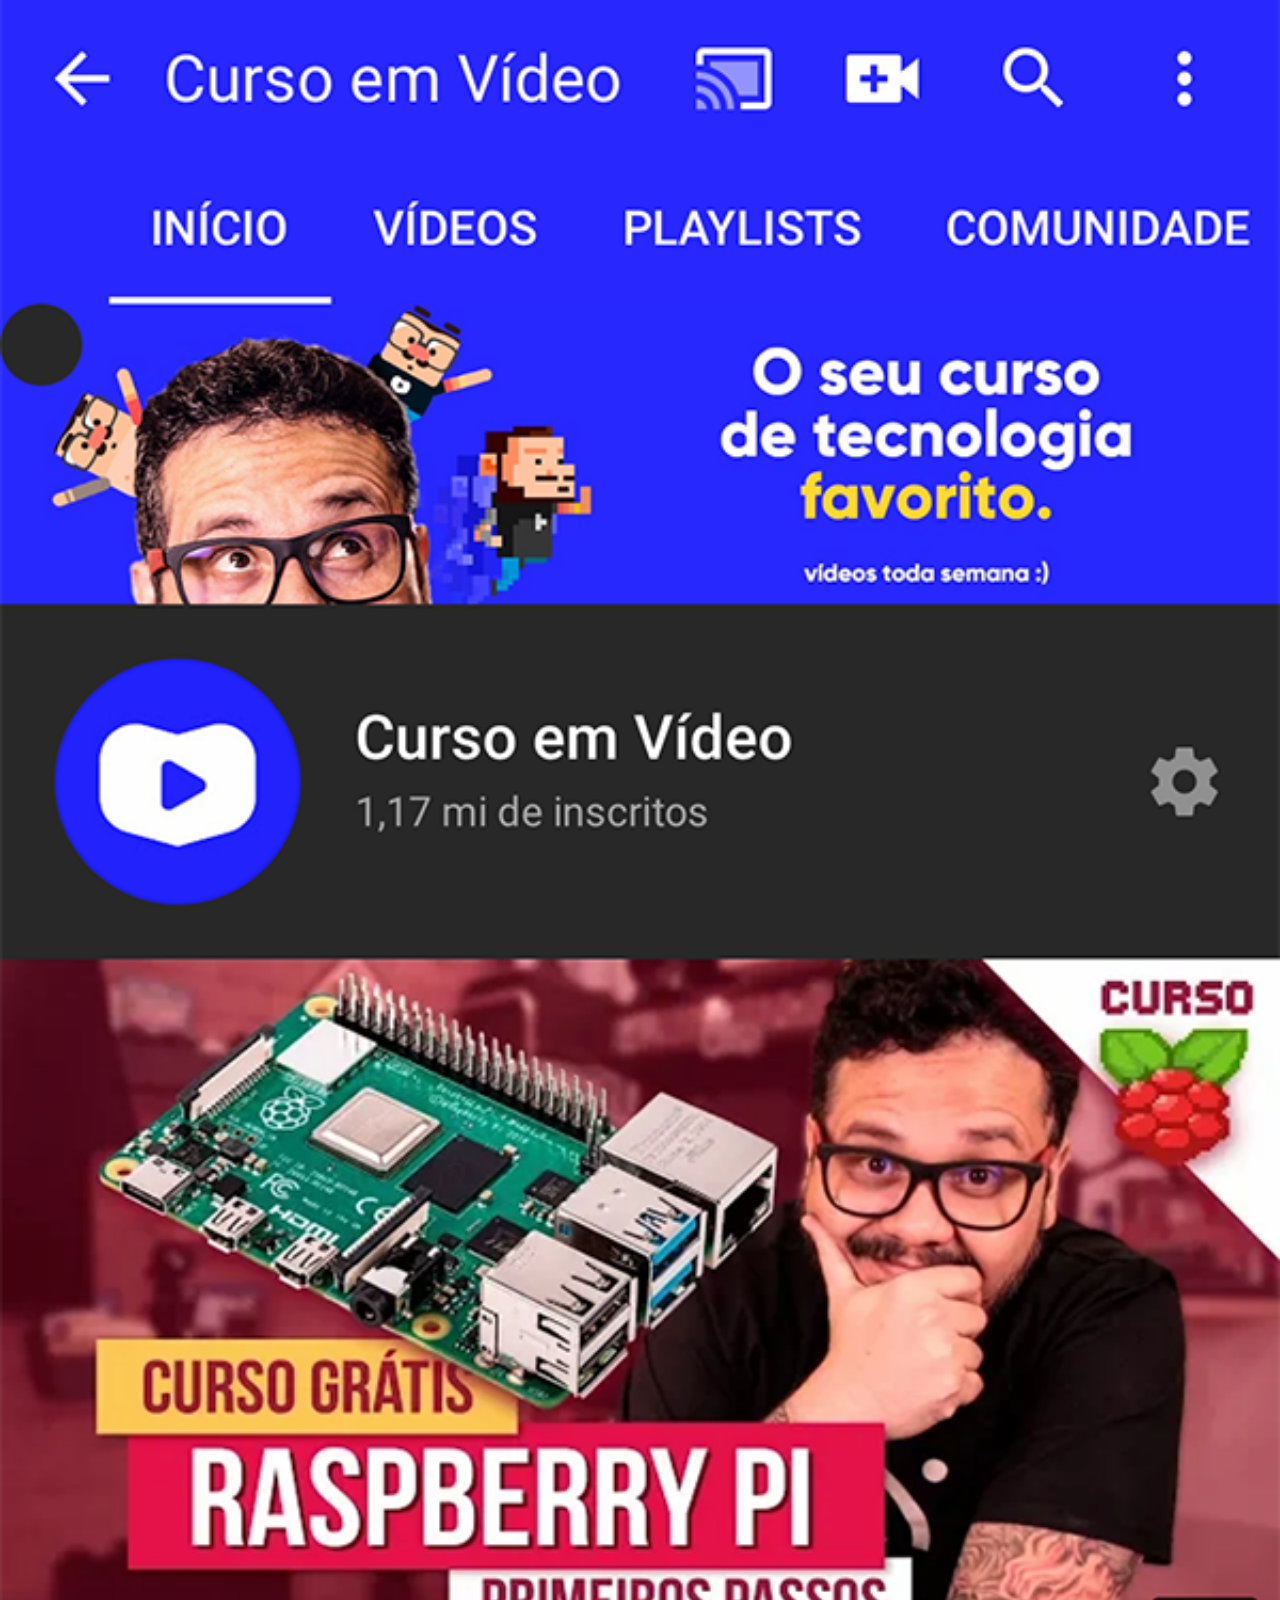
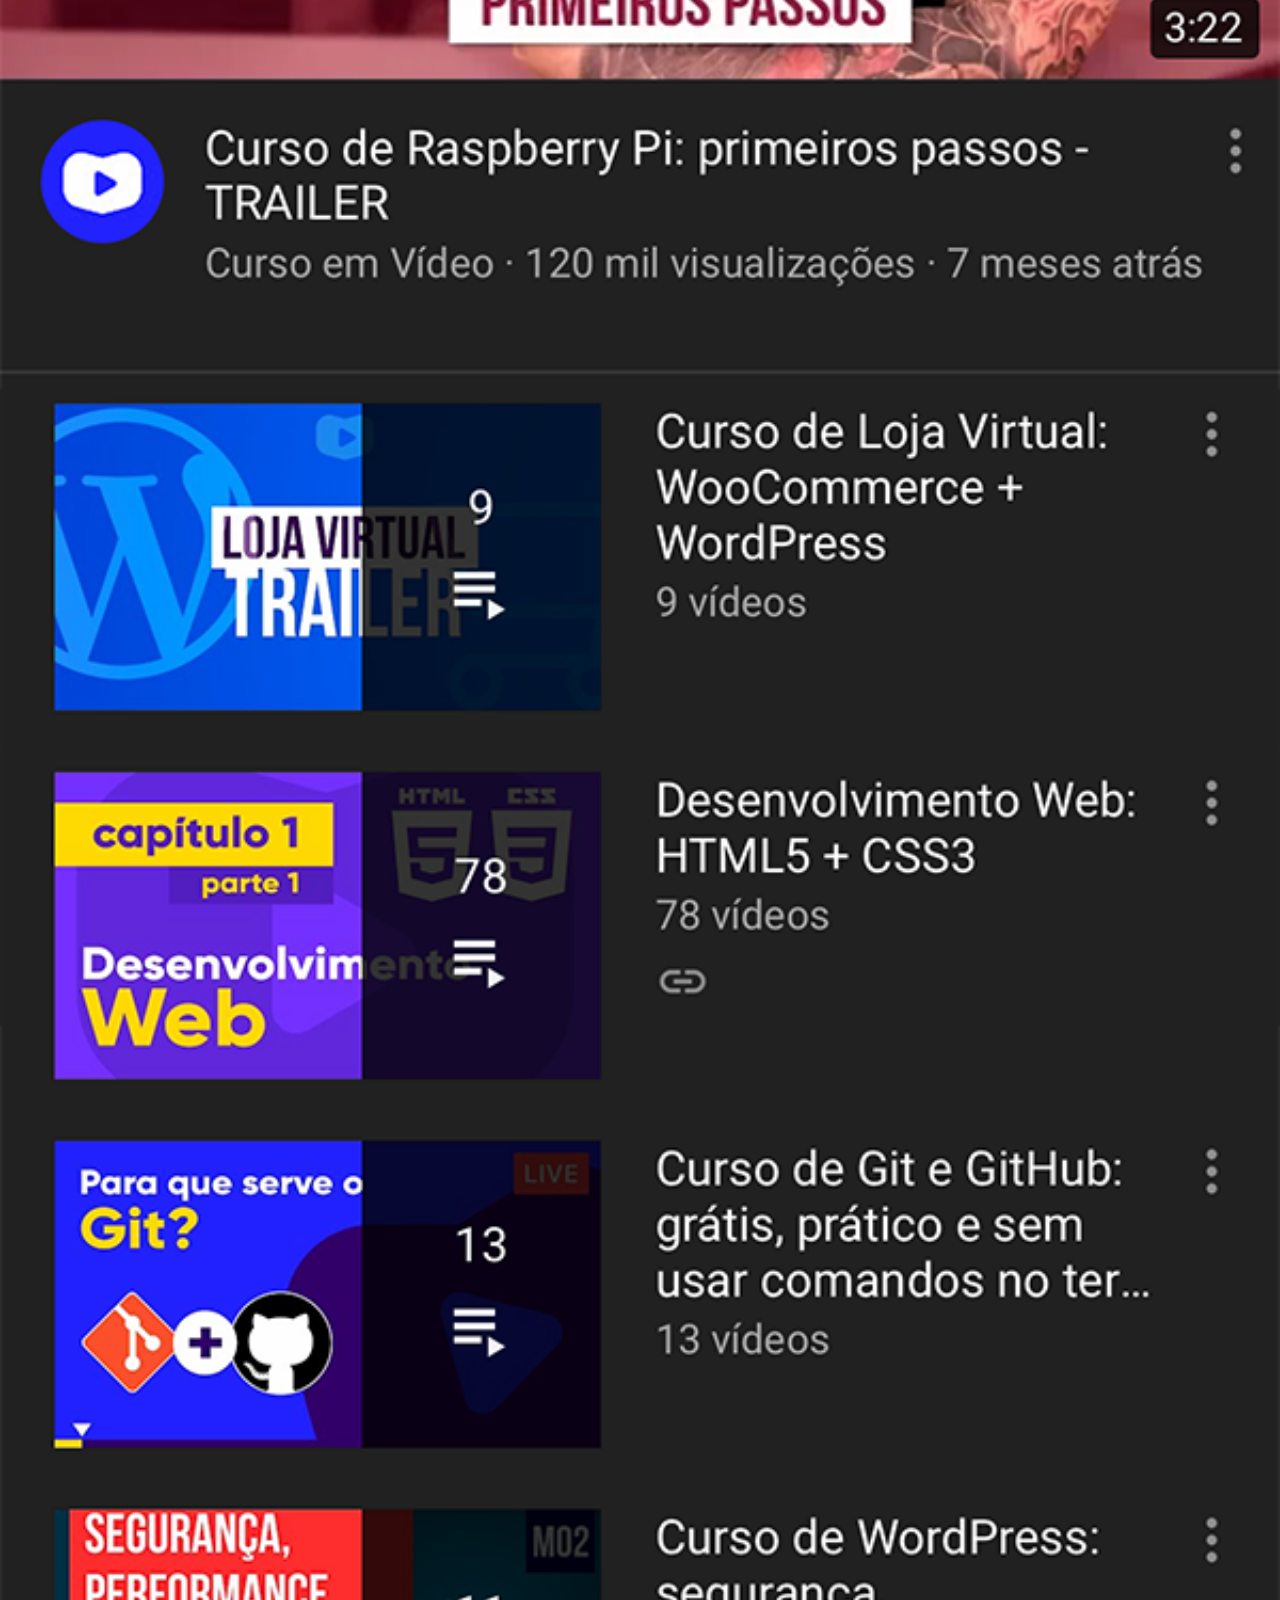
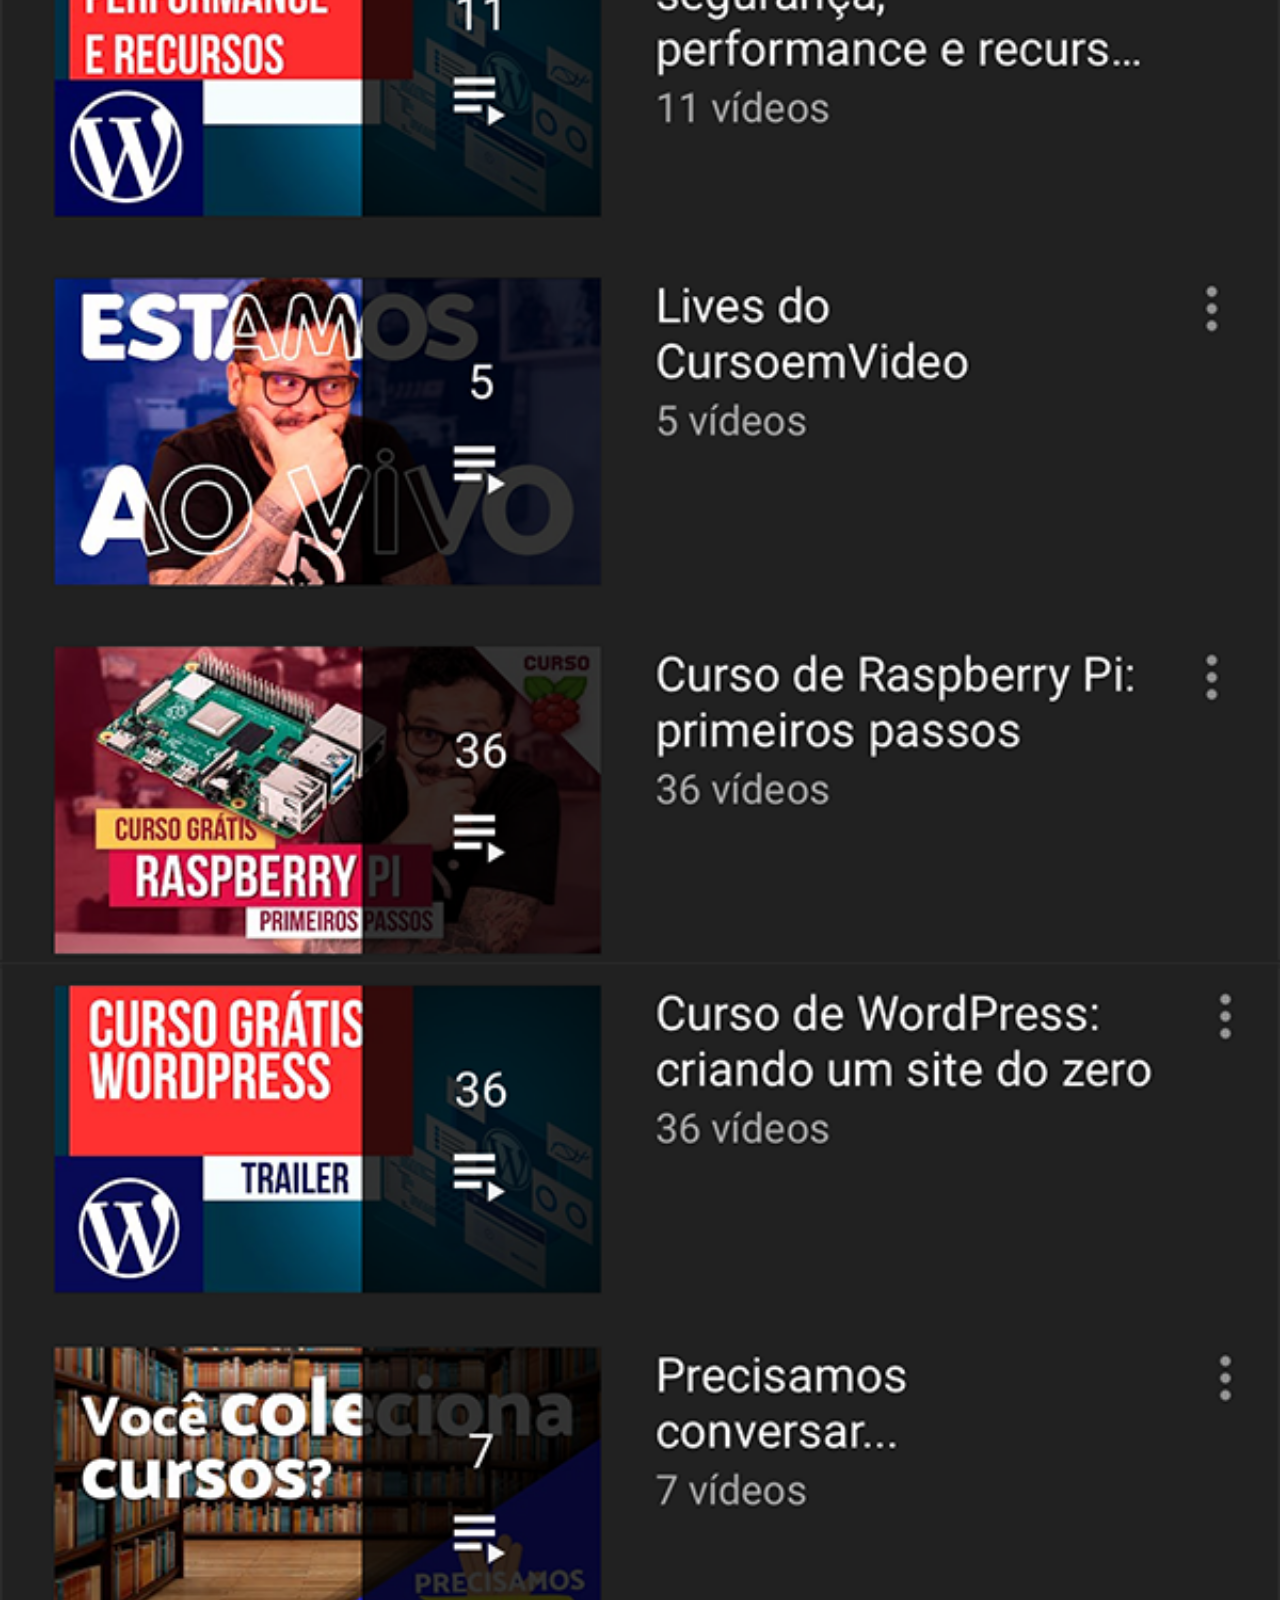
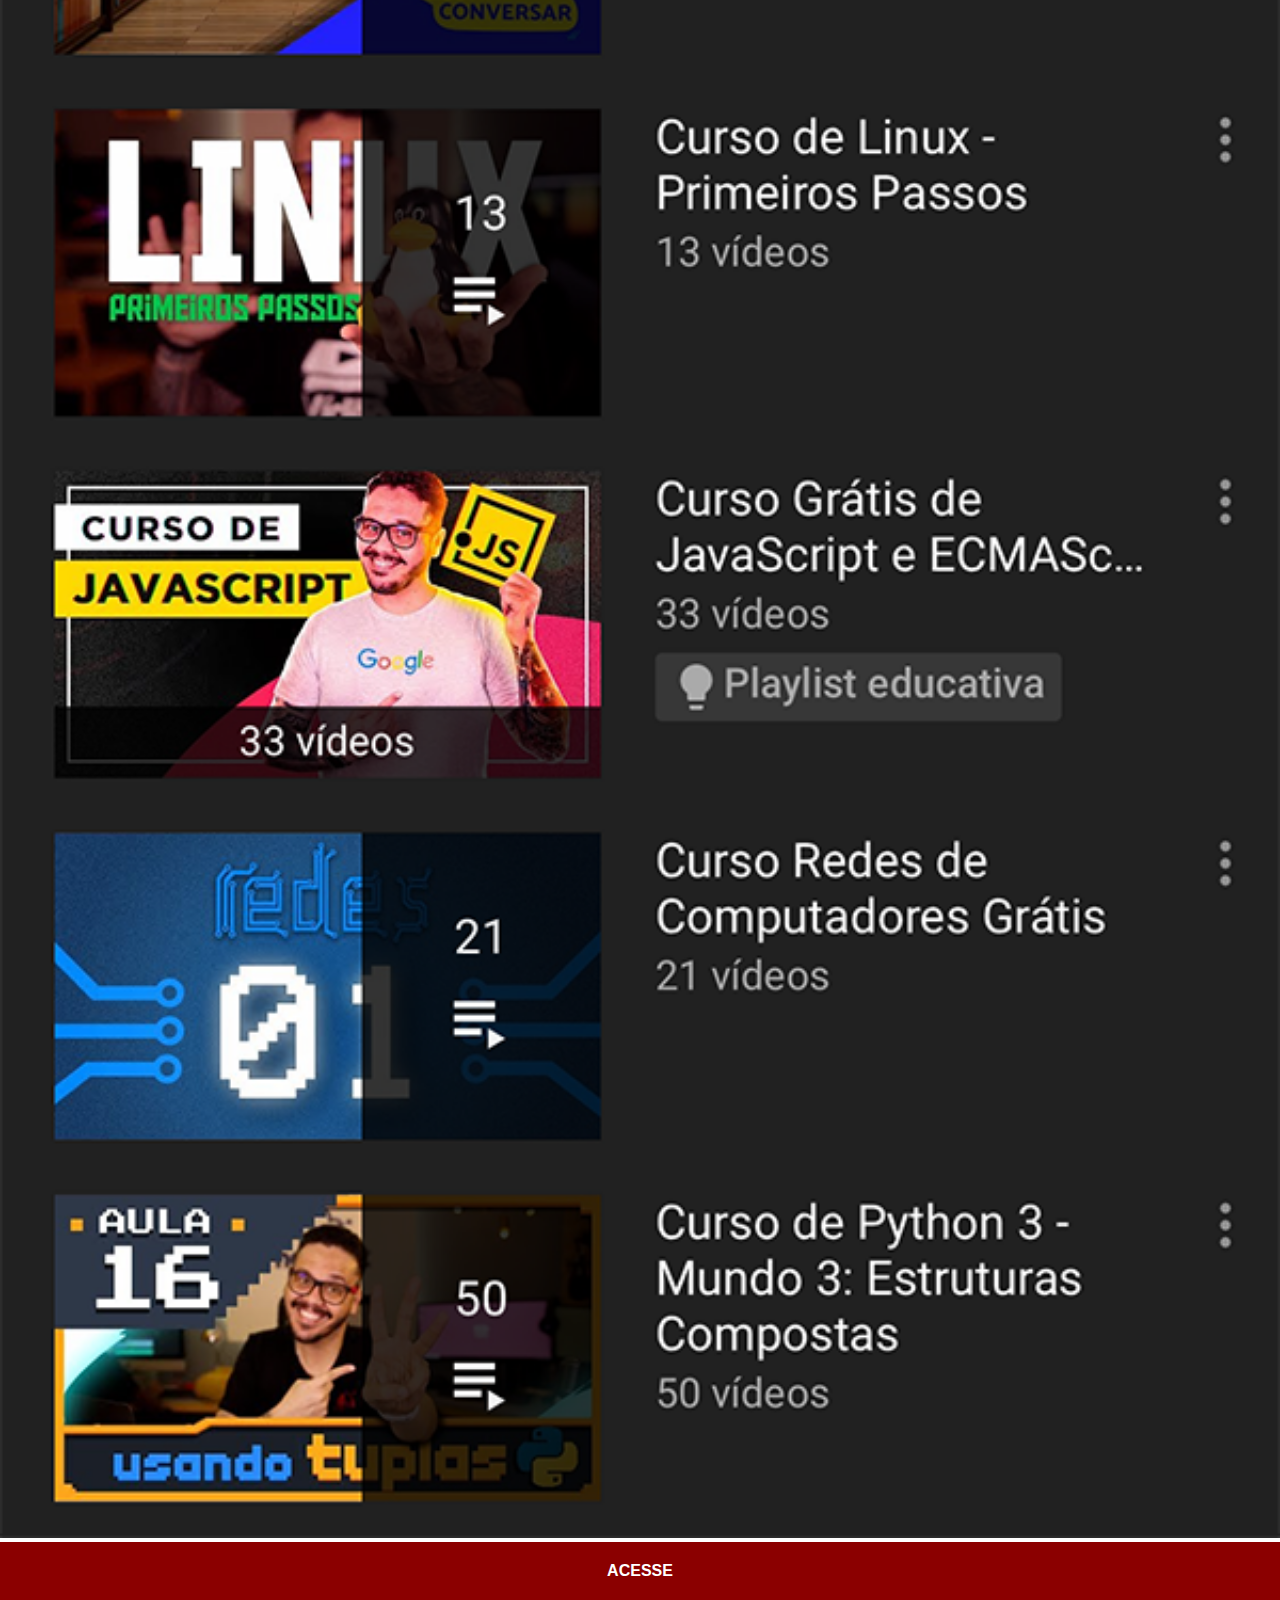
<file: youtube.html>
<!DOCTYPE html>
<html lang="pt-br">
<head>
    <meta charset="UTF-8">
    <meta name="viewport" content="width=device-width, initial-scale=1.0">
    <link rel="stylesheet" href="estilos/social.css">
    <title>Youtube</title>
</head>
<body>
    <img src="imagens/tela-youtube.png" alt="Youtube">
    <a href="https://www.youtube.com/@davidedduardo" target="_blank">ACESSE</a>
</body>
</html>
</file>
<file: estilos/style.css>
@charset "UTF-8";

*{
    margin: 0;
    padding: 0;
    font-family: 'Poppins', sans-serif;
}

html, body{
    height: 100vh;
    width: 100vw;
    background-color: black;
}

body{
    background: url('../imagens/fundo-madeira.jpg') no-repeat top center;
    background-size: cover;
    background-attachment: fixed;
}

main{
    position: relative;
    height: 100vh;
}

section#telefone{
    position: absolute;
    top: 50%;
    left: 50%;
    transform: translate(-50%, -50%);

    height: 627px;
    width: 311px;
    background: url('../imagens/Galaxy_S23.png') no-repeat;
   
}

iframe#tela{
    position: relative;
    top: 5px;
    left: 8px;
    width: 293px;
    height: 618px;
    border-radius: 35px;
}
section#redes-sociais{
    text-align: right;
}
section#redes-sociais img{
    width: 50px;
    margin: 10px;
    border-radius: 50%;
    box-shadow: 2px 2px 5px rgba(0, 0, 0, 0.400);
}
section#redes-sociais img:hover{
    transform: scale(1.3);
    transition: all 0.3s;
    box-shadow: 2px 2px 10px rgba(0, 0, 0, 0.600);
}
</file>
<file: estilos/social.css>
* {
        margin: 0;
        padding: 0;
        font-family: Arial, Helvetica, sans-serif;
    }
    ::-webkit-scrollbar{
        width: 0px;
        height: 0px;
    }
    img{
        width: 100vw;
    }

    a{
        display: block;
        background-color: darkred;
        color: white;
        padding: 20px;
        text-align: center;
        font-weight: bolder;
        text-decoration: none;
    }
    a:hover{
        background-color: red;
    }
</file>
